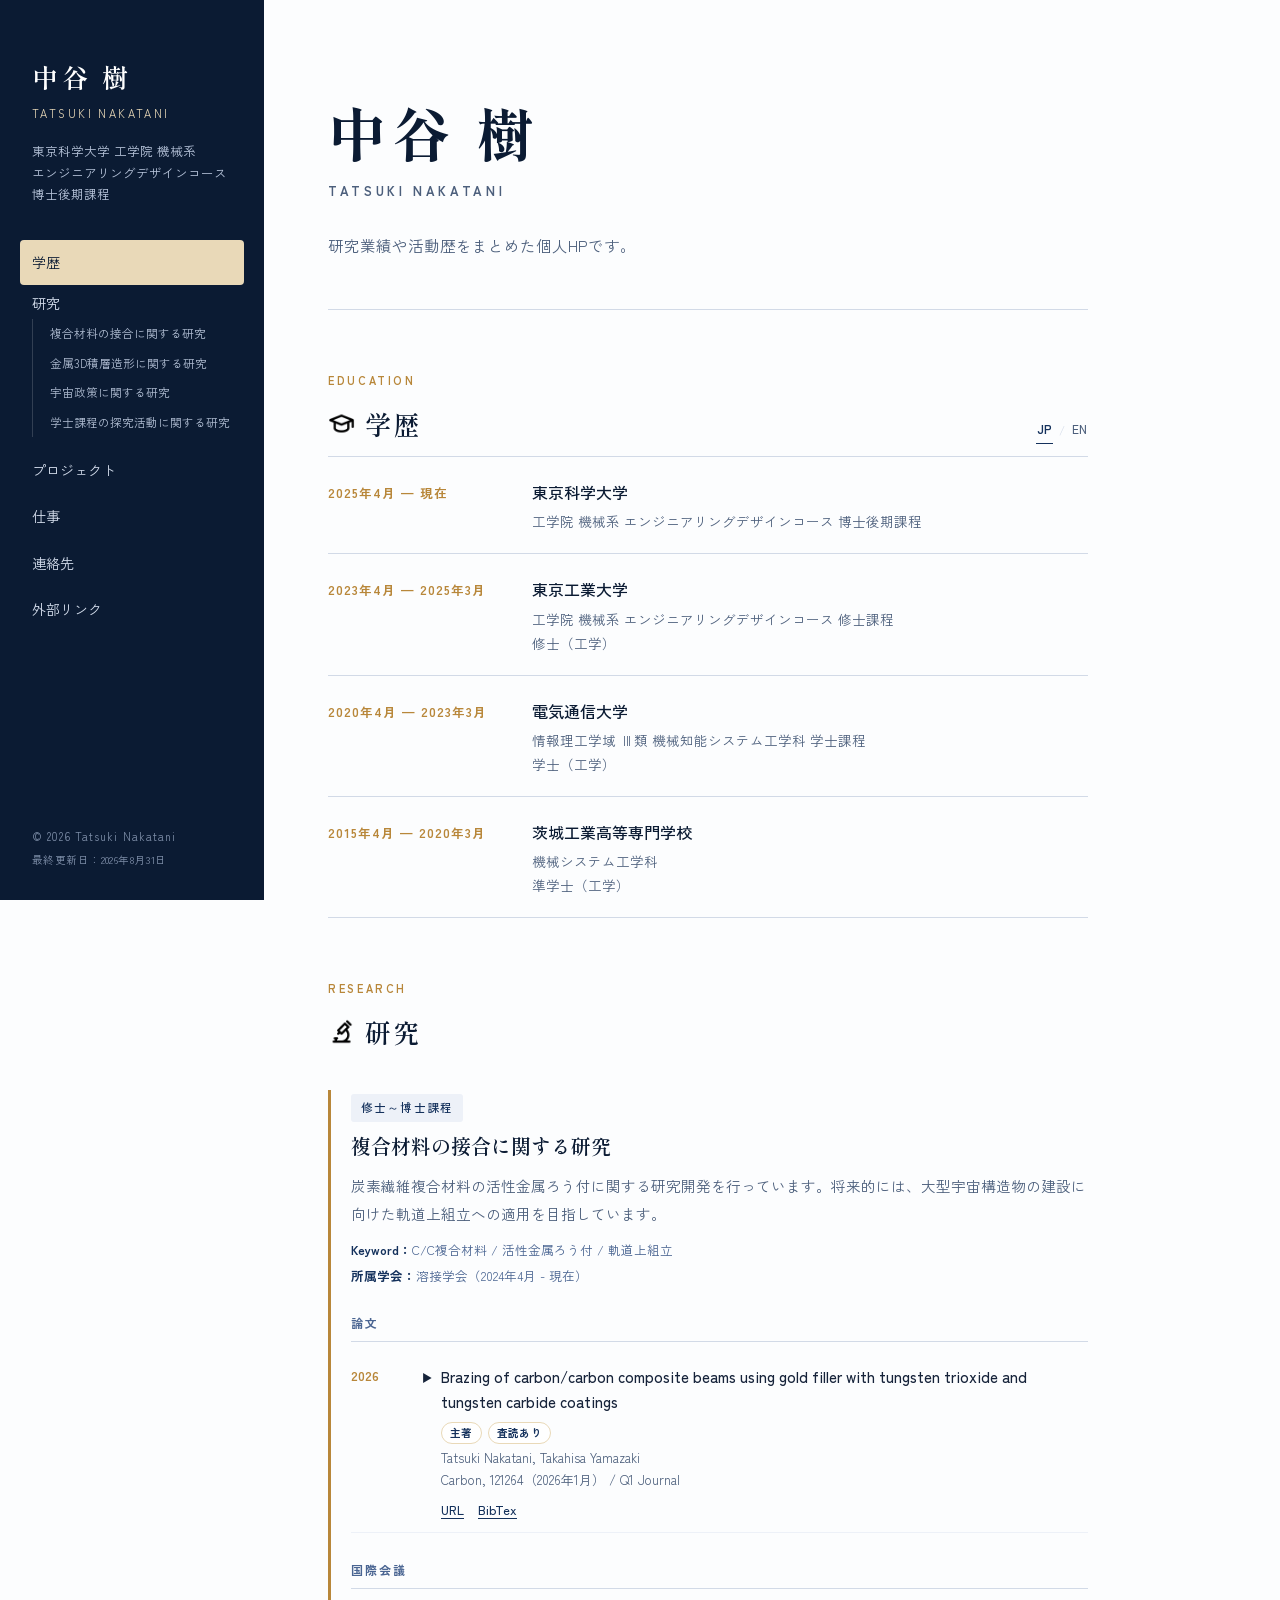
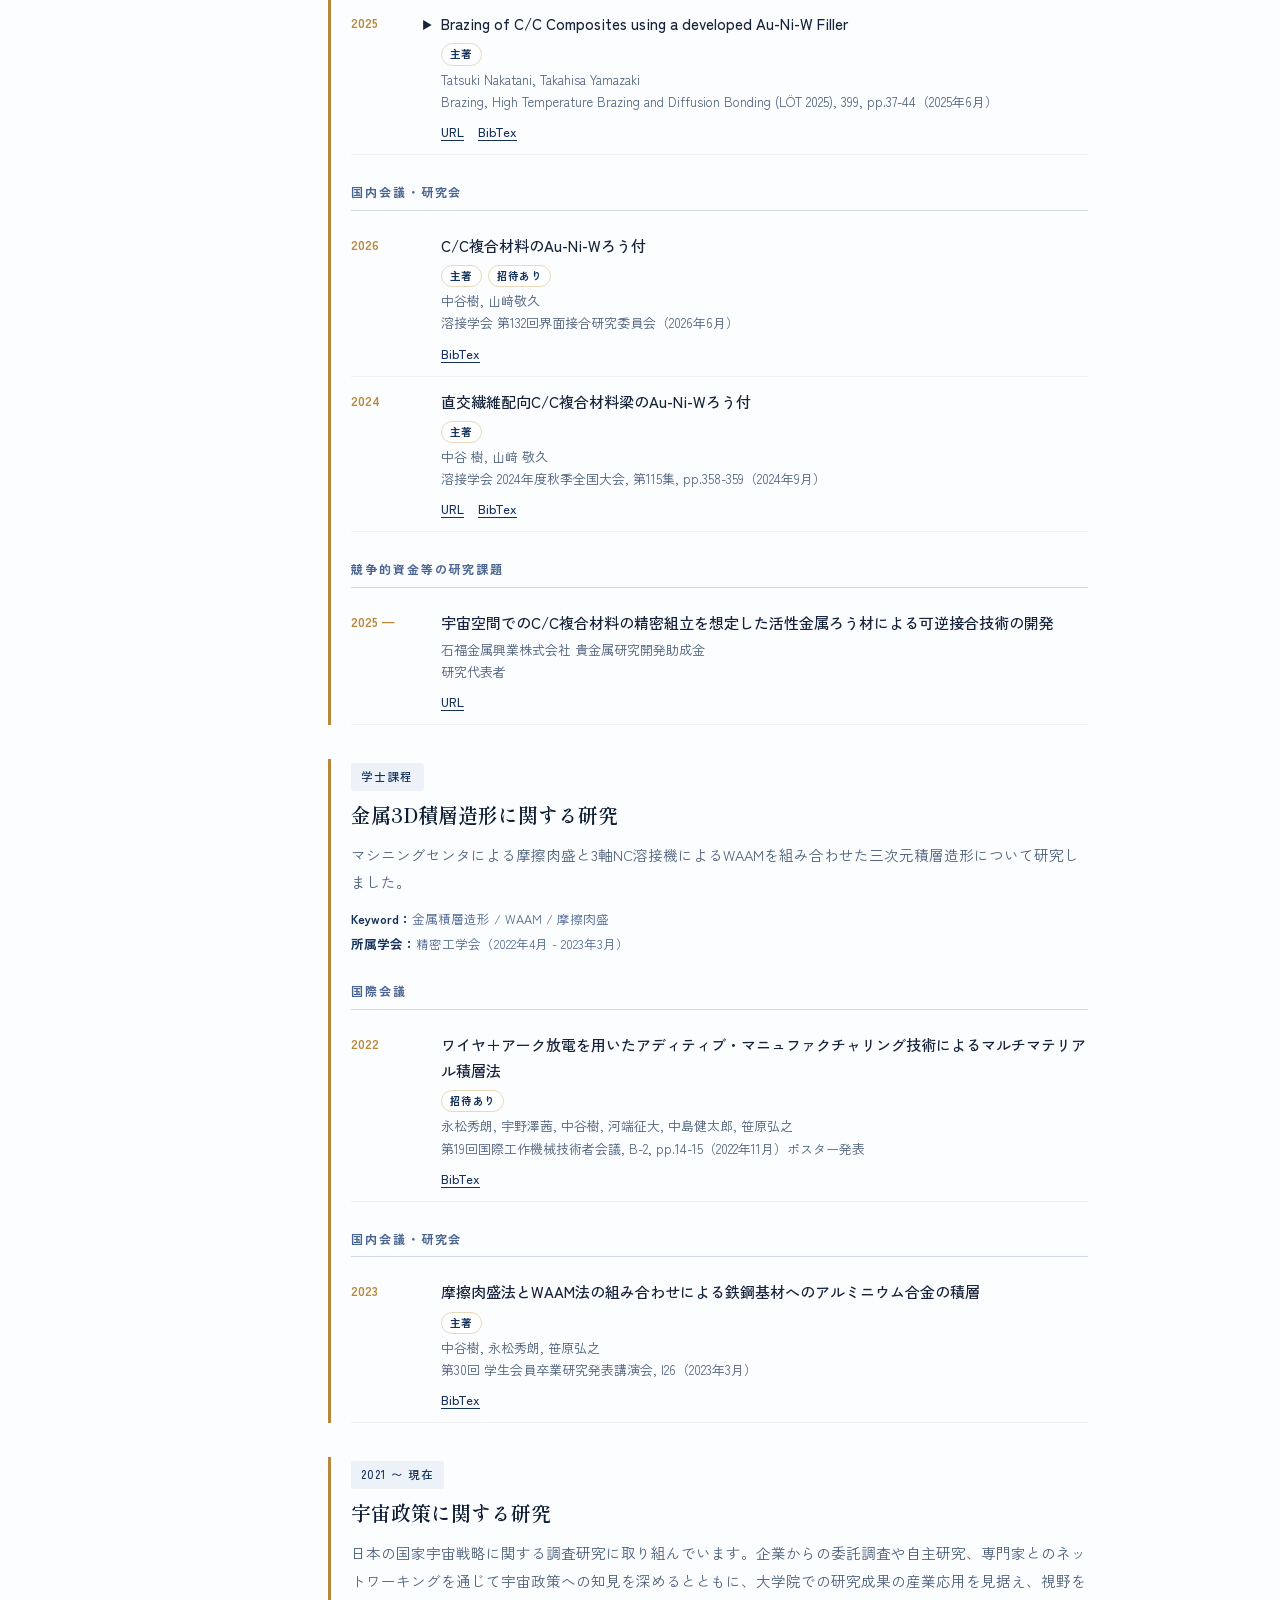
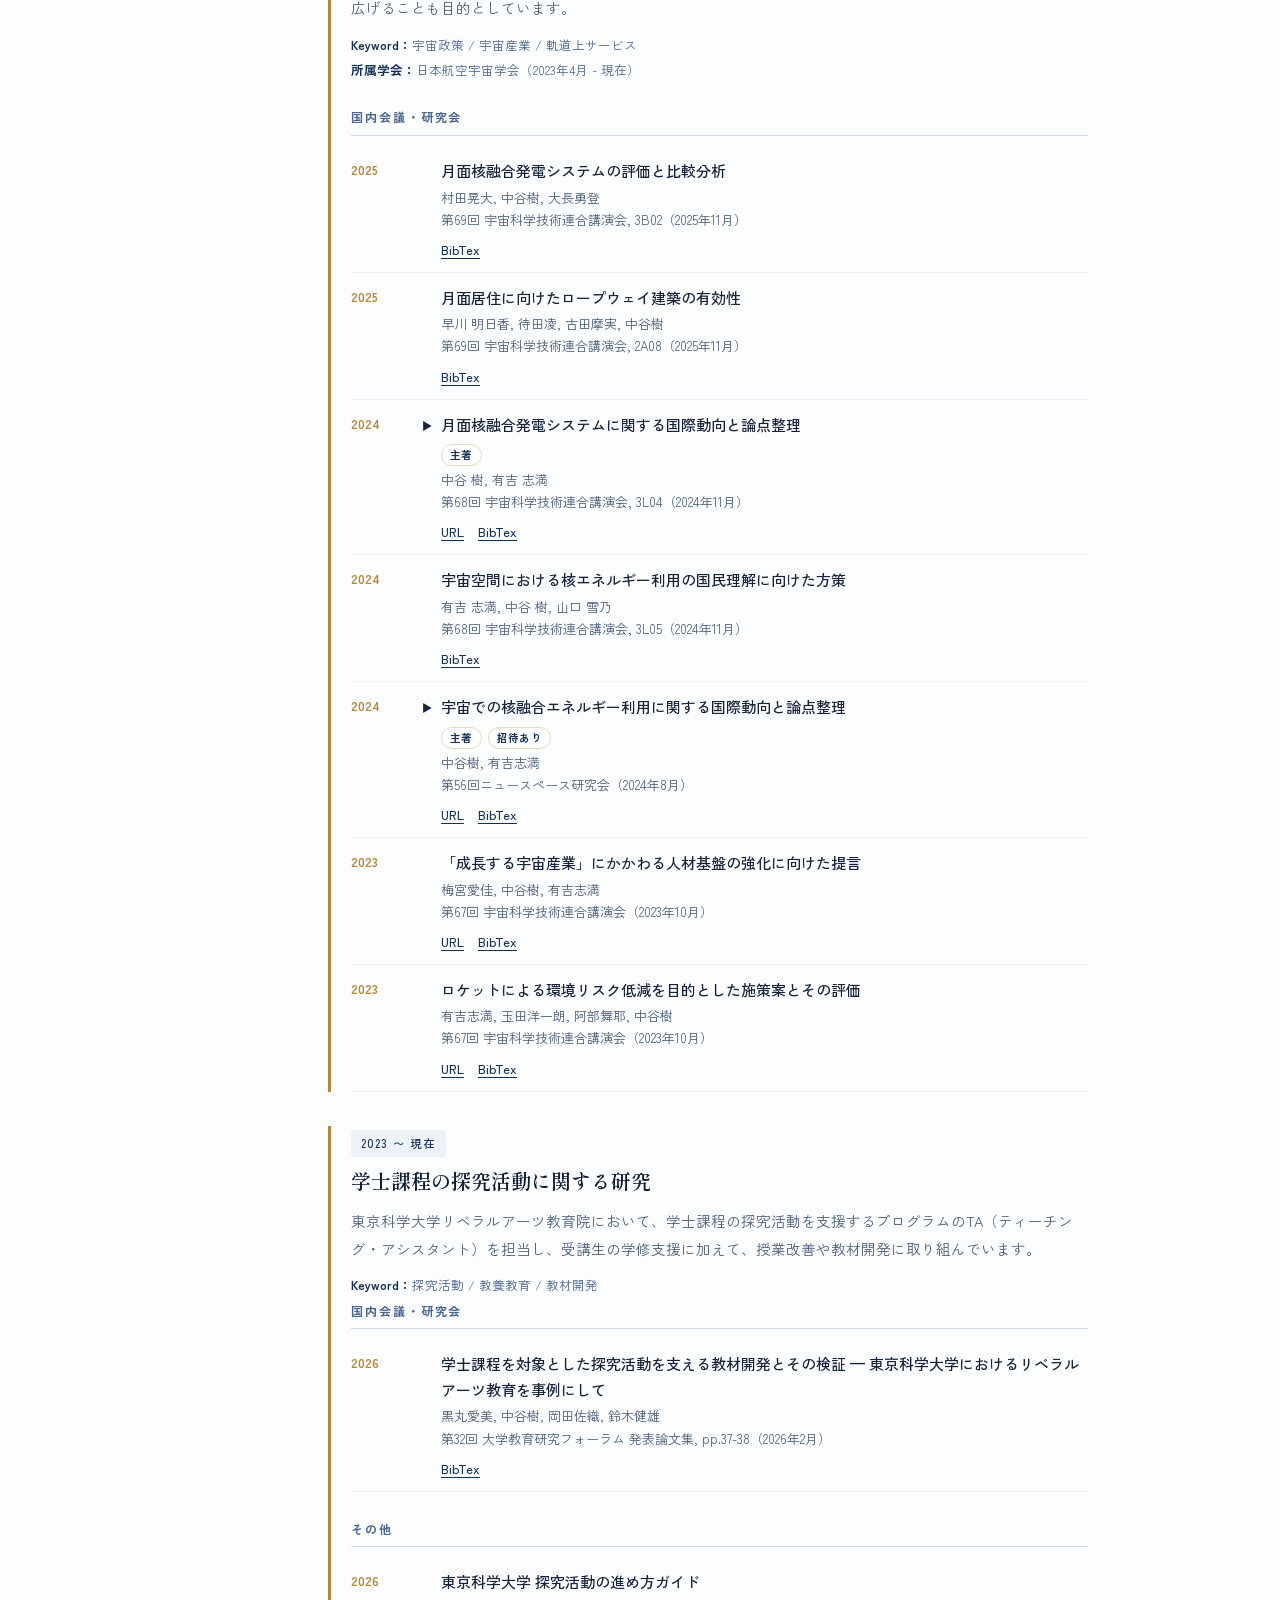
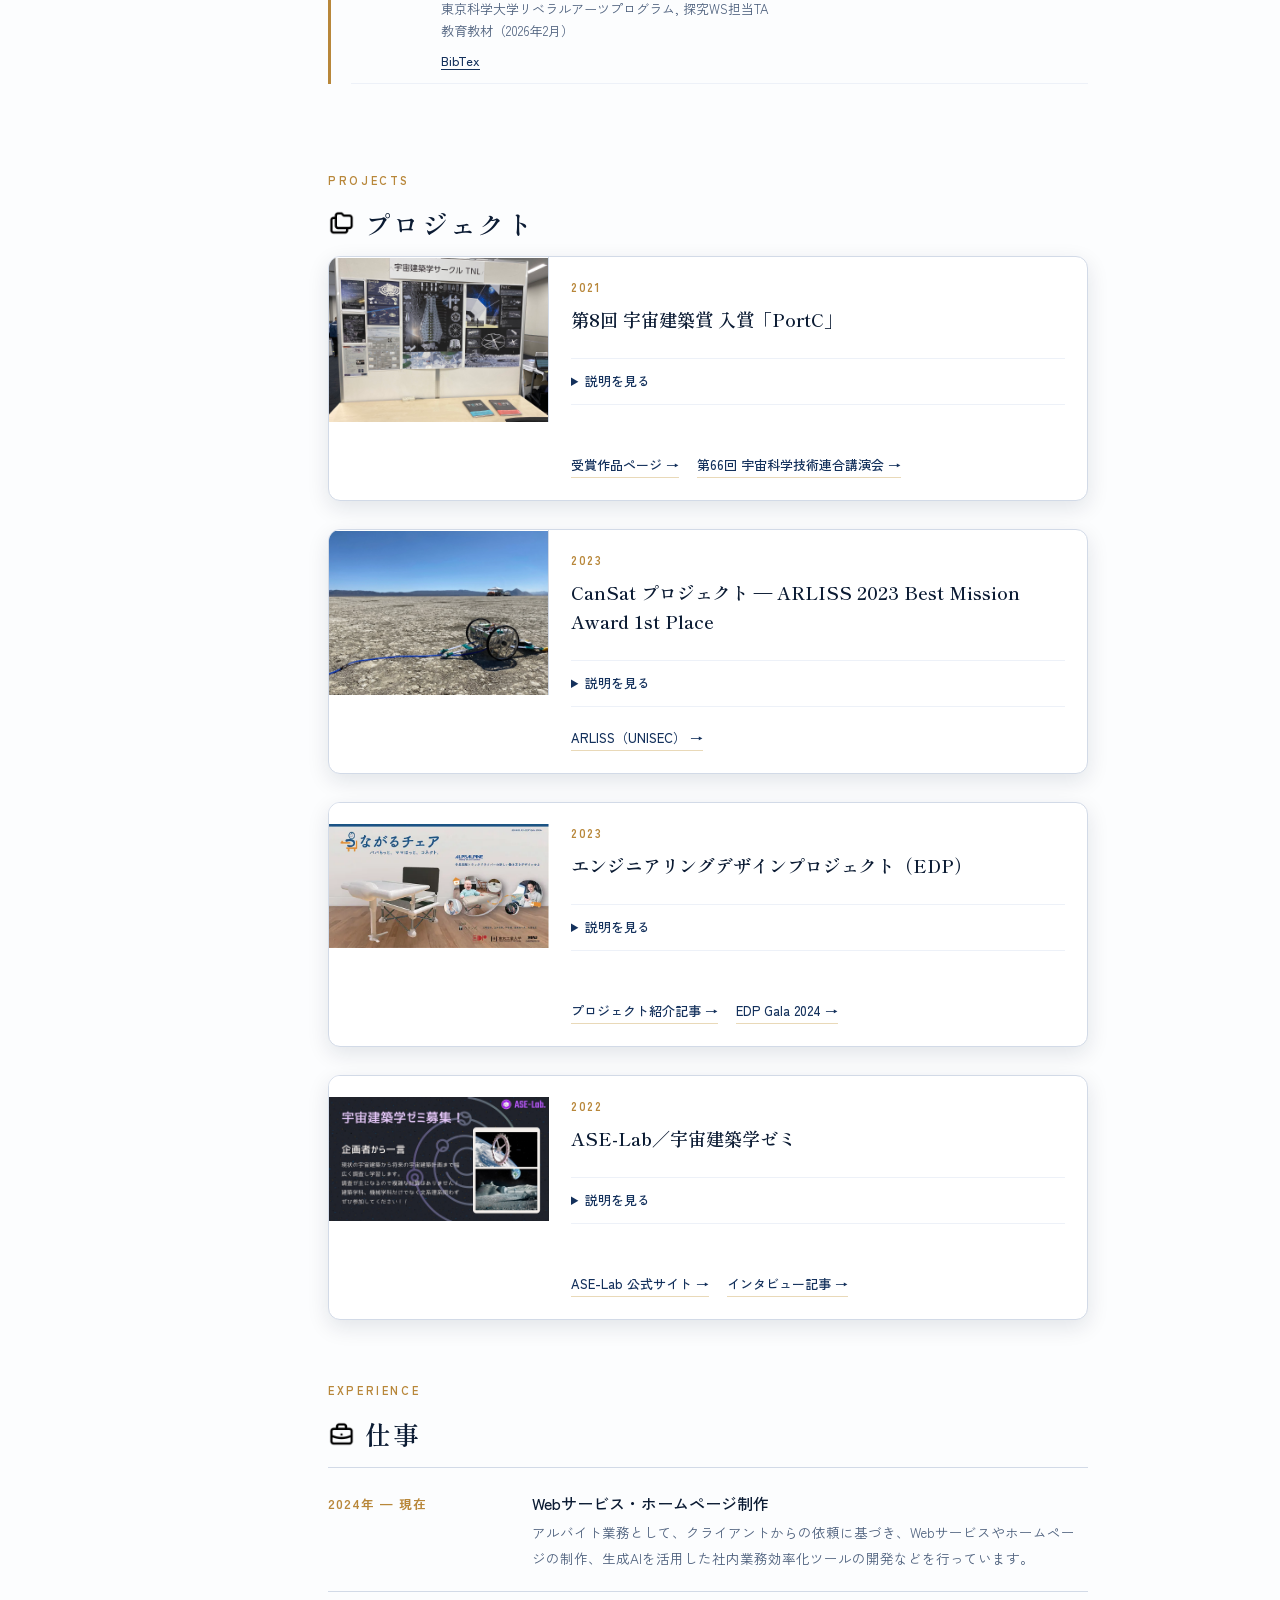
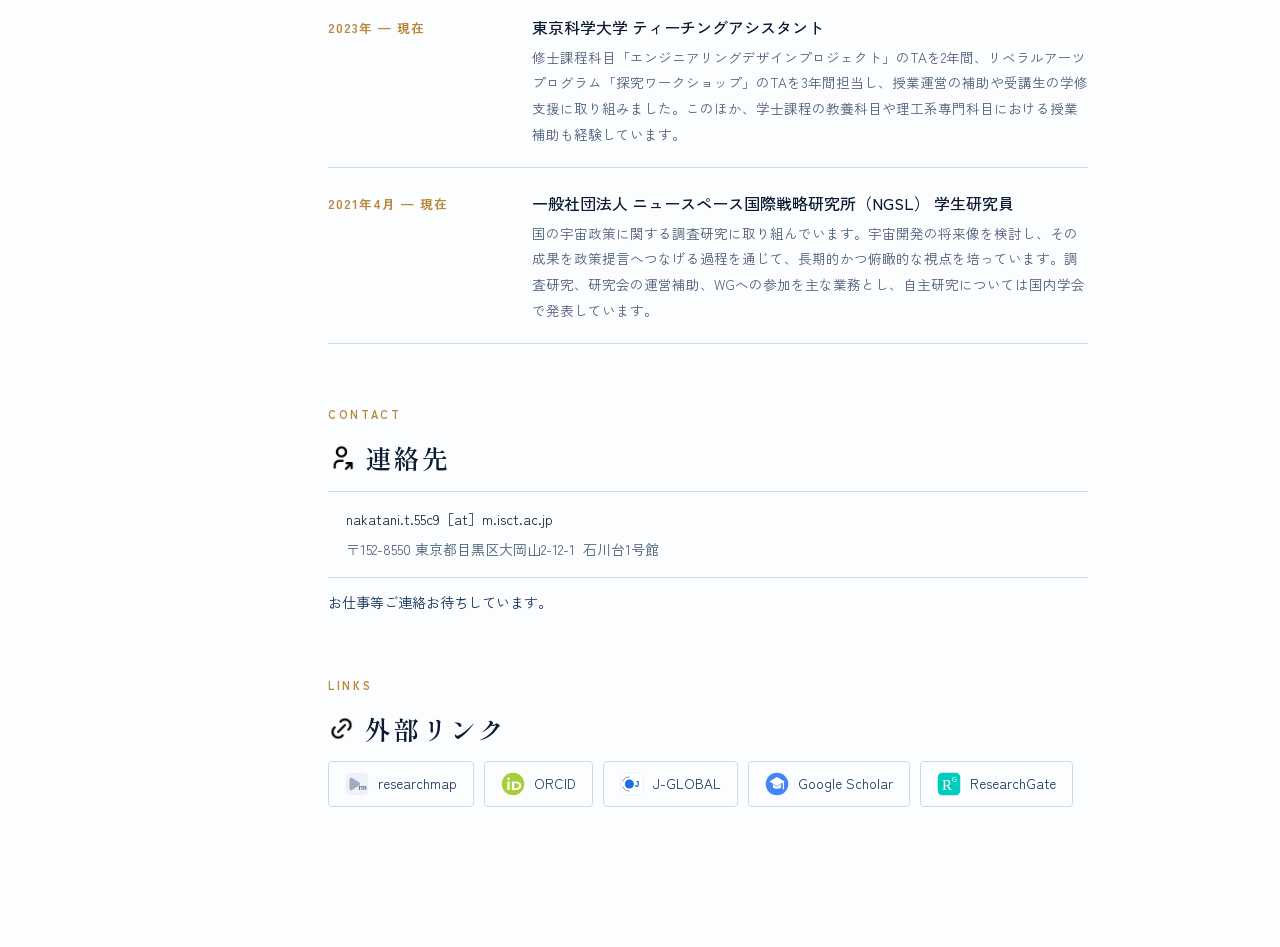
<file: index.html>
<!DOCTYPE html>
<html lang="ja">
<head>
<meta charset="UTF-8">
<meta name="viewport" content="width=device-width, initial-scale=1">
<title>中谷 樹 | 東京科学大学 博士後期課程</title>
<meta name="description" content="研究業績や活動歴をまとめた個人HPです。">

<!-- OGP / SNS共有カード -->
<meta property="og:type" content="website">
<meta property="og:site_name" content="中谷 樹 | Tatsuki Nakatani">
<meta property="og:title" content="中谷 樹｜Tatsuki Nakatani">
<meta property="og:description" content="研究業績や活動歴をまとめた個人HPです。">
<meta property="og:url" content="https://n-tatsuki.github.io/">
<meta property="og:image" content="https://n-tatsuki.github.io/images/Cansat.webp">
<meta property="og:image:secure_url" content="https://n-tatsuki.github.io/images/Cansat.webp">
<meta property="og:image:type" content="image/webp">
<meta property="og:image:width" content="2048">
<meta property="og:image:height" content="1536">
<meta property="og:image:alt" content="CanSatプロジェクトの写真">
<!-- WebP非対応クローラ向けの同一画像フォールバック -->
<meta property="og:image" content="https://n-tatsuki.github.io/images/Cansat-og.jpg">
<meta property="og:image:type" content="image/jpeg">
<meta name="twitter:card" content="summary">
<meta name="twitter:title" content="中谷 樹｜Tatsuki Nakatani">
<meta name="twitter:description" content="研究業績や活動歴をまとめた個人HPです。">
<meta name="twitter:image" content="https://n-tatsuki.github.io/images/Cansat.webp">
<meta name="twitter:image:alt" content="CanSatプロジェクトの写真">

<link rel="preconnect" href="https://fonts.googleapis.com">
<link rel="preconnect" href="https://fonts.gstatic.com" crossorigin>
<link href="https://fonts.googleapis.com/css2?family=Shippori+Mincho:wght@500;600;800&family=Zen+Kaku+Gothic+New:wght@400;500;700&display=swap" rel="stylesheet">
<link rel="stylesheet" href="style.css">
</head>

<body>
<a class="skip" href="#main">本文へスキップ</a>

<div class="shell">

  <!-- ============ 左サイドバー（スマホでは上部の帯になります） ============ -->
  <header class="rail">
    <div class="rail__id">
      <p class="rail__name" data-bind="nameJa">中谷 樹</p>
      <p class="rail__name-en" data-bind="nameEn">Tatsuki Nakatani</p>
      <p class="rail__affil" data-bind="affiliation"></p>
    </div>

    <!-- 項目は main.js が自動生成します -->
    <nav class="rail__nav" id="railNav" aria-label="ページ内ナビゲーション"></nav>

    <p class="rail__foot">&copy; <span data-bind="year"></span> Tatsuki Nakatani</p>
    <p class="rail__updated">最終更新日：2026年8月31日</p>
  </header>

  <!-- ============ 本文 ============ -->
  <main class="main" id="main">

    <!-- ---- 冒頭 ---- -->
    <section class="hero">
      <h1 class="hero__name">
        <span class="hero__ja" data-bind="nameJa">中谷 樹</span>
        <span class="hero__en" data-bind="nameEn">Tatsuki Nakatani</span>
      </h1>
      <p class="hero__lead" data-bind="lead"></p>
    </section>

    <!-- ---- 学歴 ---- -->
    <section class="sec" id="education">
      <div class="sec__heading-row">
        <h2 class="sec__title"><span class="sec__eyebrow">Education</span><span class="sec__title-line"><img class="sec__icon" src="images/icons/school.png" alt="">学歴</span></h2>
        <div class="education-lang" role="group" aria-label="学歴の表示言語">
          <button class="education-lang__btn is-active" type="button" data-education-lang="ja" aria-pressed="true">JP</button>
          <span class="education-lang__sep">/</span>
          <button class="education-lang__btn" type="button" data-education-lang="en" aria-pressed="false">EN</button>
        </div>
      </div>
      <ol class="track" id="educationList"></ol>
    </section>

    <!-- ---- 研究テーマと業績 ---- -->
    <section class="sec" id="research">
      <h2 class="sec__title"><span class="sec__eyebrow">Research</span><span class="sec__title-line"><img class="sec__icon" src="images/icons/microscope.png" alt="">研究</span></h2>
      <div id="themes"></div>
    </section>

    <!-- ---- プロジェクト ---- -->
    <section class="sec" id="projects">
      <h2 class="sec__title"><span class="sec__eyebrow">Projects</span><span class="sec__title-line"><img class="sec__icon" src="images/icons/folders.png" alt="">プロジェクト</span></h2>
      <div class="project-carousel">
        <button class="project-nav project-nav--prev" id="projectPrev" type="button" aria-label="前のプロジェクト">◀</button>
        <div class="project-viewport">
          <div class="cards" id="projectList"></div>
        </div>
        <button class="project-nav project-nav--next" id="projectNext" type="button" aria-label="次のプロジェクト">▶</button>
        <p class="project-counter" id="projectCounter" aria-live="polite"></p>
      </div>
    </section>

    <!-- ---- 職歴 ---- -->
    <section class="sec" id="experience">
      <h2 class="sec__title"><span class="sec__eyebrow">Experience</span><span class="sec__title-line"><img class="sec__icon" src="images/icons/briefcase.png" alt="">仕事</span></h2>
      <ol class="track" id="experienceList"></ol>
    </section>

    <!-- ---- 連絡先 ---- -->
    <section class="sec" id="contact">
      <h2 class="sec__title"><span class="sec__eyebrow">Contact</span><span class="sec__title-line"><img class="sec__icon" src="images/icons/user-share.png" alt="">連絡先</span></h2>
      <div class="contact__box">
        <p class="contact__mail" data-bind="contactEmail"></p>
        <p class="contact__address" data-bind="contactAddress"></p>
      </div>
      <p class="contact__note" data-bind="contactNote"></p>
    </section>

    <!-- ---- 外部リンク ---- -->
    <section class="sec" id="links">
      <h2 class="sec__title"><span class="sec__eyebrow">Links</span><span class="sec__title-line"><img class="sec__icon" src="images/icons/link.png" alt="">外部リンク</span></h2>
      <ul class="links" id="linkList"></ul>
    </section>
  </main>
</div>

<script>
/* =====================================================================
   サイトの中身はすべてこのファイルで管理します。
   HTML や CSS を触らなくても、ここを書き換えれば表示が変わります。
   文字列は "ダブルクォート" で囲み、各項目の末尾のカンマを消さないでください。

   業績データは researchmap のエクスポート（2026/08/29 時点）を反映しています。
   ===================================================================== */

window.SITE_DATA = {

  /* ------------------------------------------------------------------
     1. 基本情報
     ------------------------------------------------------------------ */
  profile: {
    nameJa: "中谷 樹",
    nameEn: "Tatsuki Nakatani",
    affiliation: "東京科学大学 工学院 機械系\nエンジニアリングデザインコース 博士後期課程",
    lead: "研究業績や活動歴をまとめた個人HPです。",
    contactEmail: "nakatani.t.55c9［at］m.isct.ac.jp",
    contactAddress: "〒152-8550 東京都目黒区大岡山2-12-1  石川台1号館",
    contactNote: "お仕事等ご連絡お待ちしています。"
  },

  /* ------------------------------------------------------------------
     2. 研究テーマ
     id は業績と紐づける識別子です。半角英数字で、変更しないでください。
     description に各テーマの説明文を書きます。
     ------------------------------------------------------------------ */
  themes: [
    {
      id: "brazing",
      period: "修士～博士課程",
      title: "複合材料の接合に関する研究",
      description: "炭素繊維複合材料の活性金属ろう付に関する研究開発を行っています。将来的には、大型宇宙構造物の建設に向けた軌道上組立への適用を目指しています。",
      keywords: ["C/C複合材料", "活性金属ろう付", "軌道上組立"],
      membership: "溶接学会（2024年4月 - 現在）"
    },
    {
      id: "metal-am",
      period: "学士課程",
      title: "金属3D積層造形に関する研究",
      description: "マシニングセンタによる摩擦肉盛と3軸NC溶接機によるWAAMを組み合わせた三次元積層造形について研究しました。",
      keywords: ["金属積層造形", "WAAM", "摩擦肉盛"],
      membership: "精密工学会（2022年4月 - 2023年3月）"
    },
    {
      id: "space-policy",
      period: "2021 〜 現在",
      title: "宇宙政策に関する研究",
      description: "日本の国家宇宙戦略に関する調査研究に取り組んでいます。企業からの委託調査や自主研究、専門家とのネットワーキングを通じて宇宙政策への知見を深めるとともに、大学院での研究成果の産業応用を見据え、視野を広げることも目的としています。",
      keywords: ["宇宙政策", "宇宙産業", "軌道上サービス"],
      membership: "日本航空宇宙学会（2023年4月 - 現在）"
    },
    {
      id: "inquiry",
      period: "2023 〜 現在",
      title: "学士課程の探究活動に関する研究",
      description: "東京科学大学リベラルアーツ教育院において、学士課程の探究活動を支援するプログラムのTA（ティーチング・アシスタント）を担当し、受講生の学修支援に加えて、授業改善や教材開発に取り組んでいます。",
      keywords: ["探究活動", "教養教育", "教材開発"]
    }
  ],

  /* ------------------------------------------------------------------
     3. 業績
     type は次のいずれかを指定します（この順で表示されます）。
       "journal" 論文 / "international" 国際会議 / "domestic" 国内会議・研究会
       "award" 受賞 / "grant" 競争的資金等の研究課題 / "misc" その他

     themes は配列です。複数テーマにまたがる業績は
     ["brazing","space-policy"] のように並べると両方に表示されます。
     ------------------------------------------------------------------ */
  publications: [

    /* ---- 複合材料の接合／金属3D積層造形 ---- */
    {
      year: 2026,
      title: "Brazing of carbon/carbon composite beams using gold filler with tungsten trioxide and tungsten carbide coatings",
      authors: "Tatsuki Nakatani, Takahisa Yamazaki",
      venue: "Carbon, 121264（2026年1月） / Q1 Journal",
      badges: ["主著", "査読あり"],
      abstract: "炭素繊維複合材料の表面をWC・WO₃で改質することで、Auろう材のぬれ性向上と過剰な浸透の抑制を実現しました。さらに、月面ドーム基地の梁材への応用を見据え、接合面に対する炭素繊維の配向角度を設定し、接合試験を行いました。",
      type: "journal",
      themes: ["brazing"],
      url: "https://doi.org/10.1016/j.carbon.2026.121264"
    },
    {
      year: 2025,
      title: "Brazing of C/C Composites using a developed Au-Ni-W Filler",
      authors: "Tatsuki Nakatani, Takahisa Yamazaki",
      venue: "Brazing, High Temperature Brazing and Diffusion Bonding (LÖT 2025), 399, pp.37-44（2025年6月）",
      badges: ["主著"],
      abstract: "炭素繊維を保護しながら繊維同士を接合することを目標に新たにAu-Ni-Wを開発しました。ドイツのアーヘンで開催された国際学会で発表を行いました。",
      type: "international",
      themes: ["brazing"],
      url: "https://doi.org/10.53192/LOET20250037"
    },
    {
      year: 2022,
      title: "ワイヤ＋アーク放電を用いたアディティブ・マニュファクチャリング技術によるマルチマテリアル積層法",
      authors: "永松秀朗, 宇野澤茜, 中谷樹, 河端征大, 中島健太郎, 笹原弘之",
      venue: "第19回国際工作機械技術者会議, B-2, pp.14-15（2022年11月）ポスター発表",
      badges: ["招待あり"],
      type: "international",
      themes: ["metal-am"],
      url: ""
    },
    {
      year: 2026,
      title: "C/C複合材料のAu-Ni-Wろう付",
      authors: "中谷樹, 山﨑敬久",
      venue: "溶接学会 第132回界面接合研究委員会（2026年6月）",
      badges: ["主著", "招待あり"],
      type: "domestic",
      themes: ["brazing"],
      url: ""
    },
    {
      year: 2024,
      title: "直交繊維配向C/C複合材料梁のAu-Ni-Wろう付",
      authors: "中谷 樹, 山﨑 敬久",
      venue: "溶接学会 2024年度秋季全国大会, 第115集, pp.358-359（2024年9月）",
      badges: ["主著"],
      type: "domestic",
      themes: ["brazing"],
      url: "https://doi.org/10.14920/jwstaikai.2024f.0_358"
    },
    {
      year: 2023,
      title: "摩擦肉盛法とWAAM法の組み合わせによる鉄鋼基材へのアルミニウム合金の積層",
      authors: "中谷樹, 永松秀朗, 笹原弘之",
      venue: "第30回 学生会員卒業研究発表講演会, I26（2023年3月）",
      badges: ["主著"],
      type: "domestic",
      themes: ["metal-am"],
      url: ""
    },
    {
      period: "2025 —",
      title: "宇宙空間でのC/C複合材料の精密組立を想定した活性金属ろう材による可逆接合技術の開発",
      program: "石福金属興業株式会社 貴金属研究開発助成金",
      role: "研究代表者",
      type: "grant",
      themes: ["brazing"],
      url: "https://www.ishifuku-kinzoku.co.jp/topics/2025/grant.html"
    },

    /* ---- 宇宙政策 ---- */
    {
      year: 2025,
      title: "月面核融合発電システムの評価と比較分析",
      authors: "村田晃大, 中谷樹, 大長勇登",
      venue: "第69回 宇宙科学技術連合講演会, 3B02（2025年11月）",
      type: "domestic",
      themes: ["space-policy"],
      url: ""
    },
    {
      year: 2025,
      title: "月面居住に向けたロープウェイ建築の有効性",
      authors: "早川 明日香, 待田凌, 古田摩実, 中谷樹",
      venue: "第69回 宇宙科学技術連合講演会, 2A08（2025年11月）",
      type: "domestic",
      themes: ["space-policy"],
      url: ""
    },
    {
      year: 2024,
      title: "月面核融合発電システムに関する国際動向と論点整理",
      authors: "中谷 樹, 有吉 志満",
      venue: "第68回 宇宙科学技術連合講演会, 3L04（2024年11月）",
      badges: ["主著"],
      abstract: "将来的に月面に核融合発電システムが設置されることを想定し、現在の国際動向をもとに技術面、法制度面など必要となる論点を明らかにしました。",
      type: "domestic",
      themes: ["space-policy"],
      url: "https://jxiv.jst.go.jp/index.php/jxiv/preprint/view/1772"
    },
    {
      year: 2024,
      title: "宇宙空間における核エネルギー利用の国民理解に向けた方策",
      authors: "有吉 志満, 中谷 樹, 山口 雪乃",
      venue: "第68回 宇宙科学技術連合講演会, 3L05（2024年11月）",
      type: "domestic",
      themes: ["space-policy"],
      url: ""
    },
    {
      year: 2023,
      title: "「成長する宇宙産業」にかかわる人材基盤の強化に向けた提言",
      authors: "梅宮愛佳, 中谷樹, 有吉志満",
      venue: "第67回 宇宙科学技術連合講演会（2023年10月）",
      type: "domestic",
      themes: ["space-policy"],
      url: "https://jglobal.jst.go.jp/detail?JGLOBAL_ID=202402262621396596"
    },
    {
      year: 2023,
      title: "ロケットによる環境リスク低減を目的とした施策案とその評価",
      authors: "有吉志満, 玉田洋一朗, 阿部舞耶, 中谷樹",
      venue: "第67回 宇宙科学技術連合講演会（2023年10月）",
      type: "domestic",
      themes: ["space-policy"],
      url: "https://jglobal.jst.go.jp/detail?JGLOBAL_ID=202402243656834586"
    },
    {
      year: 2024,
      title: "宇宙での核融合エネルギー利用に関する国際動向と論点整理",
      authors: "中谷樹, 有吉志満",
      venue: "第56回ニュースペース研究会（2024年8月）",
      badges: ["主著", "招待あり"],
      abstract: "宇宙空間での核融合エネルギー利用について考えるべく、有識者へ登壇を依頼し、ニュースペース研究会を開催しました。核融合ロケット研究者、宇宙法の研究者、核融合研究者の方々と共にディスカッションを行いました。",
      type: "domestic",
      themes: ["space-policy"],
      url: "https://ngsl.or.jp/news/meeting-56/"
    },

    /* ---- 探究活動支援 ---- */
    {
      year: 2026,
      title: "学士課程を対象とした探究活動を支える教材開発とその検証 — 東京科学大学におけるリベラルアーツ教育を事例にして",
      authors: "黒丸愛美, 中谷樹, 岡田佐織, 鈴木健雄",
      venue: "第32回 大学教育研究フォーラム 発表論文集, pp.37-38（2026年2月）",
      type: "domestic",
      themes: ["inquiry"],
      url: ""
    },
    {
      year: 2026,
      title: "東京科学大学 探究活動の進め方ガイド",
      authors: "東京科学大学リベラルアーツプログラム, 探究WS担当TA",
      venue: "教育教材（2026年2月）",
      type: "misc",
      themes: ["inquiry"],
      url: ""
    }
  ],

  /* ------------------------------------------------------------------
     4. プロジェクト
     image に画像のパス（例 "images/port-c.jpg"）を入れると写真が表示され、
     "" のままなら「画像を追加」の枠が表示されます。
     links は複数のリンクを並べられます。不要なら空の配列 [] にします。
     ------------------------------------------------------------------ */
  projects: [
    {
      year: "2021",
      title: "第8回 宇宙建築賞 入賞「PortC」",
      description:
        "宇宙建築学サークルに所属し、学生チームで宇宙建築コンペに挑戦しました。月面の景観を保全しながら、ロケットの打ち上げを象徴的に見せる宇宙港を提案し、第8回宇宙建築賞に入賞しました。本作品は第66回宇宙科学技術連合講演会（2022年11月）の企業展示にも出展し、宇宙建築学のアウトリーチ活動にも取り組みました。",
      image: "images/spaceArch.jpg",
      links: [
        { label: "受賞作品ページ", url: "https://tnlabsa.wixsite.com/tnlab/%E7%AC%AC8%E5%9B%9E-%E5%84%AA%E7%A7%80%E4%BD%9C%E5%93%81" },
        { label: "第66回 宇宙科学技術連合講演会", url: "https://branch.jsass.or.jp/ukaren66/" }
      ]
    },
    {
      year: "2023",
      title: "CanSat プロジェクト — ARLISS 2023 Best Mission Award 1st Place",
      description:
        "授業の一環として小型模擬衛星CanSatの技術実証に取り組み、その後、チームで自主的に国際大会ARLISS（米国ネバダ州）へ出場しました。月面クレータ内での水資源輸送を想定し、パイプラインを自動敷設するシステムを開発・実証し、Best Mission Award 1st Placeを受賞しました。複数の設計要件を整理し、設計から加工までをチーム内で完結させる過程を通じて、技術開発とプロジェクトマネジメントの両面を実践的に学びました。",
      image: "images/Cansat.webp",
      links: [
        { label: "ARLISS（UNISEC）", url: "https://unisec.jp/archives/10330" }
      ]
    },
    {
      year: "2023",
      title: "エンジニアリングデザインプロジェクト（EDP）",
      description:
        "エンジニアリングデザインコースのPBL型授業において、パートナー企業から提示された社会課題の解決を目指し、デザイン思考に基づくプロダクト開発に取り組みました。ユーザーへの共感から潜在的なニーズを捉え、工学的な専門知識を社会実装へつなげるプロセスを実践しました。成果は一般向けの最終発表会で公開しました。",
      image: "images/EDP.webp",
      links: [
        { label: "プロジェクト紹介記事", url: "https://medium.com/titech-eng-and-design/2023%E5%B9%B4%E5%BA%A6edp-%E3%81%A4%E3%81%AA%E3%81%8C%E3%82%8B%E3%83%81%E3%82%A7%E3%82%A2-team-7-%E3%82%AB%E3%83%AA%E3%83%B3%E3%83%90-c5eef5f510cc" },
        { label: "EDP Gala 2024", url: "https://edpgala-2024.peatix.com/view" }
      ]
    },
    {
      year: "2022",
      title: "ASE-Lab／宇宙建築学ゼミ",
      description:
        "大学院での研究に関連する知識を深めるとともに、宇宙建築分野の裾野を広げることを目的として、オンラインで「宇宙建築学ゼミ」を主宰しました。全国から集まった学生とともに、宇宙用材料や接合法などの材料工学から月面都市の形成構想まで幅広いテーマを扱い、約半年間にわたり継続的にゼミを運営しました。",
      image: "images/researchimage.jpg",
      links: [
        { label: "ASE-Lab 公式サイト", url: "https://www.ase-lab.space/?no-ovl=t" },
        { label: "インタビュー記事", url: "https://note.com/ase_lab_/n/nc02d63dab0a2" }
      ]
    }
  ],

  /* ------------------------------------------------------------------
     5. 学歴（新しい順）
     ------------------------------------------------------------------ */
  education: [
    {
      period: "2025年4月 — 現在",
      periodEn: "Apr. 2025 — Present",
      institution: "東京科学大学",
      institutionEn: "Institute of Science Tokyo",
      program: "工学院 機械系 エンジニアリングデザインコース 博士後期課程",
      programEn: "School of Engineering, Department of Mechanical Engineering, Graduate Major in Engineering Sciences and Design, Doctoral Program",
      degree: "",
      degreeEn: ""
    },
    {
      period: "2023年4月 — 2025年3月",
      periodEn: "Apr. 2023 — Mar. 2025",
      institution: "東京工業大学",
      institutionEn: "Tokyo Institute of Technology",
      program: "工学院 機械系 エンジニアリングデザインコース 修士課程",
      programEn: "School of Engineering, Department of Mechanical Engineering, Graduate Major in Engineering Sciences and Design, Master’s Program",
      degree: "修士（工学）",
      degreeEn: "Master of Engineering"
    },
    {
      period: "2020年4月 — 2023年3月",
      periodEn: "Apr. 2020 — Mar. 2023",
      institution: "電気通信大学",
      institutionEn: "The University of Electro-Communications",
      program: "情報理工学域 Ⅲ類 機械知能システム工学科 学士課程",
      programEn: "School of Informatics and Engineering, Cluster III (Fundamental Science and Engineering), Mechanical Systems Program",
      degree: "学士（工学）",
      degreeEn: "Bachelor of Engineering"
    },
    {
      period: "2015年4月 — 2020年3月",
      periodEn: "Apr. 2015 — Mar. 2020",
      institution: "茨城工業高等専門学校",
      institutionEn: "National Institute of Technology (KOSEN), Ibaraki College",
      program: "機械システム工学科",
      programEn: "Department of Mechanical Systems Engineering",
      degree: "準学士（工学）",
      degreeEn: "Associate Degree in Engineering"
    }
  ],

  /* ------------------------------------------------------------------
     6. 職歴（新しい順）
     ------------------------------------------------------------------ */
  experience: [
    {
      period: "2024年 — 現在",
      title: "Webサービス・ホームページ制作",
      description: "アルバイト業務として、クライアントからの依頼に基づき、Webサービスやホームページの制作、生成AIを活用した社内業務効率化ツールの開発などを行っています。"
    },
    {
      period: "2023年 — 現在",
      title: "東京科学大学 ティーチングアシスタント",
      description: "修士課程科目「エンジニアリングデザインプロジェクト」のTAを2年間、リベラルアーツプログラム「探究ワークショップ」のTAを3年間担当し、授業運営の補助や受講生の学修支援に取り組みました。このほか、学士課程の教養科目や理工系専門科目における授業補助も経験しています。"
    },
    {
      period: "2021年4月 — 現在",
      title: "一般社団法人 ニュースペース国際戦略研究所（NGSL） 学生研究員",
      description: "国の宇宙政策に関する調査研究に取り組んでいます。宇宙開発の将来像を検討し、その成果を政策提言へつなげる過程を通じて、長期的かつ俯瞰的な視点を培っています。調査研究、研究会の運営補助、WGへの参加を主な業務とし、自主研究については国内学会で発表しています。"
    }
  ],

  /* ------------------------------------------------------------------
     7. 外部リンク
     ------------------------------------------------------------------ */
  links: [
    { label: "researchmap", icon: "images/icons/researchmap.svg", url: "https://researchmap.jp/Tatsuki_Nakatani" },
    { label: "ORCID", icon: "images/icons/orcid.svg", url: "https://orcid.org/0009-0008-1385-2778" },
    { label: "J-GLOBAL", icon: "images/icons/jglobal.svg", url: "https://jglobal.jst.go.jp/detail?JGLOBAL_ID=202601013543771460" },
    { label: "Google Scholar", icon: "images/icons/google-scholar.svg", url: "https://scholar.google.com/citations?user=5hCRTDAAAAAJ&hl=en" },
    { label: "ResearchGate", icon: "images/icons/researchgate.svg", url: "https://www.researchgate.net/profile/Tatsuki-Nakatani?ev=hdr_xprf" }
  ]
};

</script>
<script>
/* =====================================================================
   data.js の内容を読み取ってページを組み立てます。
   通常はこのファイルを編集する必要はありません。
   ===================================================================== */
(function () {
  "use strict";

  var D = window.SITE_DATA || {};
  var P = D.profile || {};

  /* ナビゲーションと目次はこの一覧から生成されます */
  var SECTIONS = [
    { id: "education",  ja: "学歴",         en: "Education" },
    {
      id: "research", ja: "研究", en: "Research",
      children: [
        { id: "theme-brazing", ja: "複合材料の接合に関する研究" },
        { id: "theme-metal-am", ja: "金属3D積層造形に関する研究" },
        { id: "theme-space-policy", ja: "宇宙政策に関する研究" },
        { id: "theme-inquiry", ja: "学士課程の探究活動に関する研究" }
      ]
    },
    { id: "projects",   ja: "プロジェクト",  en: "Projects" },
    { id: "experience", ja: "仕事",         en: "Experience" },
    { id: "contact",    ja: "連絡先",        en: "Contact" },
    { id: "links",      ja: "外部リンク",    en: "Links" }
  ];

  /* 業績種別の表示名と並び順 */
  var TYPE_ORDER = ["journal", "international", "domestic", "award", "grant", "misc"];
  var TYPE_LABEL = {
    journal: "論文",
    international: "国際会議",
    domestic: "国内会議・研究会",
    award: "受賞",
    grant: "競争的資金等の研究課題",
    misc: "その他"
  };

  function esc(s) {
    return String(s == null ? "" : s)
      .replace(/&/g, "&amp;").replace(/</g, "&lt;")
      .replace(/>/g, "&gt;").replace(/"/g, "&quot;");
  }
  function byId(id) { return document.getElementById(id); }

  /* ---------- 基本情報の差し込み ---------- */
  function fillBindings() {
    var map = {
      nameJa: P.nameJa,
      nameEn: P.nameEn,
      affiliation: P.affiliation,
      lead: P.lead,
      contactEmail: P.contactEmail,
      contactAddress: P.contactAddress,
      contactNote: P.contactNote,
      year: new Date().getFullYear()
    };
    Object.keys(map).forEach(function (key) {
      if (map[key] == null) return;
      document.querySelectorAll('[data-bind="' + key + '"]').forEach(function (el) {
        el.textContent = String(map[key]);
      });
    });
  }

  /* ---------- サイドバーのナビゲーション ---------- */
  function renderNav() {
    var nav = byId("railNav");
    if (!nav) return;
    nav.innerHTML = SECTIONS.map(function (s) {
      var mainLink = '<a class="rail__nav-main" href="#' + s.id + '">' + esc(s.ja) + "</a>";
      if (!Array.isArray(s.children) || s.children.length === 0) return mainLink;
      var children = s.children.map(function (c) {
        return '<a class="rail__nav-sub" href="#' + c.id + '">' + esc(c.ja) + "</a>";
      }).join("");
      return '<div class="rail__nav-group">' + mainLink +
        '<div class="rail__subnav">' + children + "</div></div>";
    }).join("");
  }

  /* ---------- 業績1件分 ---------- */
  var pubCounter = 0;

  function citationText(p) {
    /* 引用文には掲載誌の評価（Q1 Journal など）を含めない */
    var venue = String(p.venue || p.program || "")
      .replace(/\s*\/\s*(Impact Factor|Q\d\s*Journal).*$/i, "")
      .trim();

    /* 掲載情報の末尾にある出版年月を分離する */
    var dateMatch = venue.match(/（(\d{4})年(\d{1,2})月）/);
    var year = dateMatch ? dateMatch[1] : String(p.year || "");
    var month = dateMatch ? String(Number(dateMatch[2])) : "";
    venue = venue.replace(/（\d{4}年\d{1,2}月）/g, "").trim();

    /* 日本語業績は「2024年9月」、英語業績は「2026.1」の形式 */
    var isJapanese = /[\u3040-\u30ff\u3400-\u9fff]/.test(String(p.title || ""));
    var published = "";
    if (year) {
      if (isJapanese) published = year + "年" + (month ? month + "月" : "");
      else published = year + (month ? "." + month : "");
    }

    var parts = [p.authors, p.title, venue, published].filter(Boolean);
    return parts.join("，");
  }

  function pubItem(p) {
    var lines = [p.authors, p.venue, p.program, p.role, p.number]
      .filter(Boolean).map(esc).join("<br>");
    var badges = Array.isArray(p.badges) && p.badges.length
      ? '<div class="pub__badges">' + p.badges.map(function (b) {
          return '<span class="pub__badge">' + esc(b) + '</span>';
        }).join("") + '</div>'
      : "";
    var titleBlock = p.abstract
      ? '<details class="pub__details"><summary class="pub__title pub__summary">' + esc(p.title) + '</summary>' +
        '<div class="pub__abstract"><span class="pub__abstract-label">' + (/[^\x00-\x7F]/.test(String(p.abstract)) ? '概要' : 'Abstract') + '</span><p>' + esc(p.abstract) + '</p></div></details>'
      : '<p class="pub__title">' + esc(p.title) + '</p>';

    var citeId = "pub-citation-" + (++pubCounter);
    var actions = '<div class="pub__actions">' +
      (p.url ? '<a class="pub__action-link" href="' + esc(p.url) + '" target="_blank" rel="noopener">URL</a>' : '') +
      (p.authors ? '<button class="pub__action-link pub__bib-toggle" type="button" aria-expanded="false" aria-controls="' + citeId + '">BibTex</button>' : '') +
      '</div>';
    var citePanel = p.authors
      ? '<div class="pub__cite-panel" id="' + citeId + '" hidden>' +
          '<div class="pub__cite-head"><span>論文情報</span><button class="pub__copy" type="button" data-copy-target="' + citeId + '-text">Copy</button></div>' +
          '<code class="pub__cite-text" id="' + citeId + '-text">' + esc(citationText(p)) + '</code>' +
        '</div>'
      : '';

    return '<li class="pub">' +
      '<span class="pub__year">' + esc(p.period || p.year) + "</span>" +
      "<div>" +
        titleBlock +
        badges +
        (lines ? '<p class="pub__meta">' + lines + "</p>" : "") +
        actions + citePanel +
      "</div></li>";
  }

  /* 新しい順に並べる。period が "2025 — 2026" の場合は先頭の数字を使う */
  function sortKey(p) {
    if (p.year) return Number(p.year) || 0;
    var m = String(p.period || "").match(/\d{4}/g);
    return m ? Number(m[m.length - 1]) : 0;
  }

  /* ---------- 研究テーマと業績 ---------- */
  function renderPublicationGroups(items) {
    if (!items || items.length === 0) return "";
    return TYPE_ORDER.map(function (type) {
      var group = items
        .filter(function (p) { return p.type === type; })
        .sort(function (a, b) { return sortKey(b) - sortKey(a); });
      if (group.length === 0) return "";
      return '<div class="pubgroup">' +
        '<h5 class="pubgroup__label">' + TYPE_LABEL[type] + "</h5>" +
        '<ul class="publist">' + group.map(pubItem).join("") + "</ul></div>";
    }).join("");
  }

  function renderThemes() {
    var box = byId("themes");
    if (!box) return;
    var all = Array.isArray(D.publications) ? D.publications : [];

    box.innerHTML = (D.themes || []).map(function (t) {
      var mine = all.filter(function (p) {
        return Array.isArray(p.themes) && p.themes.indexOf(t.id) !== -1;
      });
      var body = renderPublicationGroups(mine);
      var keywords = Array.isArray(t.keywords) && t.keywords.length
        ? '<p class="theme__keywords"><span>Keyword：</span>' + t.keywords.map(esc).join(' / ') + '</p>'
        : '';
      var membership = t.membership
        ? '<p class="theme__membership"><span>所属学会：</span>' + esc(t.membership) + '</p>'
        : '';

      return '<details class="theme" id="theme-' + esc(t.id) + '">' +
        '<summary class="theme__summary">' +
          (t.period ? '<span class="theme__period">' + esc(t.period) + '</span>' : '') +
          '<span class="theme__title">' + esc(t.title) + '</span>' +
        '</summary>' +
        '<div class="theme__content">' +
          (t.description ? '<p class="theme__desc">' + esc(t.description) + '</p>' : '') +
          keywords + membership + body +
        '</div>' +
      '</details>';
    }).join("");
  }

  /* ---------- プロジェクト ---------- */
  function renderProjects() {
    var box = byId("projectList");
    if (!box) return;

    box.innerHTML = (D.projects || []).map(function (pr) {
      var figure = pr.image
        ? '<img src="' + esc(pr.image) + '" alt="' + esc(pr.title) + 'の写真" loading="lazy">'
        : '<div class="card__ph">画像を追加</div>';
      var list = Array.isArray(pr.links) ? pr.links.slice() : [];
      if (pr.link) list.push({ label: pr.linkLabel || "詳細を見る", url: pr.link });
      var link = list.filter(function (l) { return l.url; }).map(function (l) {
        return '<a class="card__link" href="' + esc(l.url) + '" target="_blank" rel="noopener">' +
          esc(l.label) + " &rarr;</a>";
      }).join("");
      if (link) link = '<div class="card__links">' + link + "</div>";
      var cardExtraClass = (/エンジニアリングデザインプロジェクト/.test(pr.title) || /ASE-Lab/.test(pr.title))
        ? " card--no-image-rule" : "";
      return '<article class="card' + cardExtraClass + '">' +
        '<figure class="card__figure">' + figure + "</figure>" +
        '<div class="card__body">' +
          '<div class="card__meta"><span class="card__year">' + esc(pr.year) + "</span></div>" +
          '<h3 class="card__title">' + esc(pr.title) + "</h3>" +
          '<details class="card__details">' +
            '<summary>説明を見る</summary>' +
            '<p class="card__desc">' + esc(pr.description) + "</p>" +
          "</details>" +
          link +
        "</div></article>";
    }).join("");
  }

  /* ---------- 学歴・職歴（同じ形式で表示します） ---------- */
  function renderTrack(elementId, items) {
    var box = byId(elementId);
    if (!box) return;
    box.innerHTML = (items || []).map(function (it) {
      if (it.institution) {
        return '<li class="job education-item">' +
          '<span class="job__period education-lang-text education-lang-text--ja">' + esc(it.period) + "</span>" +
          '<span class="job__period education-lang-text education-lang-text--en">' + esc(it.periodEn || it.period) + "</span>" +
          '<div class="education-item__body">' +
            '<div class="education-lang-text education-lang-text--ja">' +
              '<p class="job__role education-item__institution">' + esc(it.institution) + "</p>" +
              (it.program ? '<p class="education-item__program">' + esc(it.program) + "</p>" : "") +
              (it.degree ? '<p class="education-item__degree">' + esc(it.degree) + "</p>" : "") +
            '</div>' +
            '<div class="education-lang-text education-lang-text--en">' +
              '<p class="job__role education-item__institution">' + esc(it.institutionEn || it.institution) + "</p>" +
              (it.programEn ? '<p class="education-item__program">' + esc(it.programEn) + "</p>" : "") +
              (it.degreeEn ? '<p class="education-item__degree">' + esc(it.degreeEn) + "</p>" : "") +
            '</div>' +
          '</div></li>';
      }
      return '<li class="job">' +
        '<span class="job__period">' + esc(it.period) + "</span>" +
        '<p class="job__role">' + esc(it.title) + "</p>" +
        (it.description ? '<p class="job__desc">' + esc(it.description) + "</p>" : "") +
      "</li>";
    }).join("");
  }

  /* ---------- リンク ---------- */
  function renderLinks() {
    var box = byId("linkList");
    if (!box) return;
    box.innerHTML = (D.links || [])
      .filter(function (l) { return l.url; })
      .map(function (l) {
        var icon = l.icon ? '<img class="link__icon" src="' + esc(l.icon) + '" alt="" aria-hidden="true">' : '';
        return '<li><a href="' + esc(l.url) + '" target="_blank" rel="noopener">' +
          icon + '<span>' + esc(l.label) + "</span></a></li>";
      }).join("");
  }

  /* ---------- 学歴 JP / EN 切り替え ---------- */
  function initEducationLanguage() {
    var section = byId("education");
    if (!section) return;
    var buttons = Array.prototype.slice.call(section.querySelectorAll("[data-education-lang]"));
    buttons.forEach(function (btn) {
      btn.addEventListener("click", function () {
        var lang = btn.getAttribute("data-education-lang") === "en" ? "en" : "ja";
        section.classList.toggle("is-en", lang === "en");
        buttons.forEach(function (b) {
          var active = b.getAttribute("data-education-lang") === lang;
          b.classList.toggle("is-active", active);
          b.setAttribute("aria-pressed", active ? "true" : "false");
        });
      });
    });
  }

  /* ---------- プロジェクトの独立伸縮 ---------- */
  function initProjectDetails() {
    document.querySelectorAll(".card__details").forEach(function (d) {
      d.addEventListener("toggle", function () {
        var card = d.closest(".card");
        if (card) card.classList.toggle("is-expanded", d.open);
        /* SPでは開く前の矢印位置を維持。閉じた時だけ中央位置を再計算する */
        if (!d.open && typeof window.updateProjectNavAnchor === "function") {
          requestAnimationFrame(function () { window.updateProjectNavAnchor(); });
        }
      });
    });
  }

  /* ---------- SP版プロジェクトカルーセル ---------- */
  function initProjectCarousel() {
    var carousel = document.querySelector(".project-carousel");
    var viewport = carousel && carousel.querySelector(".project-viewport");
    var box = byId("projectList");
    var prev = byId("projectPrev");
    var next = byId("projectNext");
    var counter = byId("projectCounter");
    if (!carousel || !viewport || !box || !prev || !next) return;
    var cards = Array.prototype.slice.call(box.querySelectorAll(".card"));
    if (!cards.length) return;
    var index = 0;
    var resizeTimer = null;

    function isSP() {
      return window.matchMedia("(max-width: 767px)").matches;
    }

    function closeInactiveDetails() {
      cards.forEach(function (card, n) {
        if (n === index) return;
        var d = card.querySelector(".card__details");
        if (d) d.open = false;
      });
    }

    function setCardStates() {
      cards.forEach(function (card, n) {
        card.classList.toggle("is-carousel-active", n === index);
        card.classList.toggle("is-carousel-neighbor", Math.abs(n - index) === 1);
        card.setAttribute("aria-hidden", isSP() && n !== index ? "true" : "false");
      });
    }

    function slideToActive(animate) {
      if (!isSP()) {
        box.style.removeProperty("transform");
        box.classList.remove("is-no-transition");
        cards.forEach(function (card) {
          card.classList.remove("is-carousel-active", "is-carousel-neighbor");
          card.removeAttribute("aria-hidden");
          card.style.removeProperty("min-height");
        });
        return;
      }
      var card = cards[index];
      if (!card) return;
      if (!animate) box.classList.add("is-no-transition");
      else box.classList.remove("is-no-transition");
      var target = card.offsetLeft + card.offsetWidth / 2 - viewport.clientWidth / 2;
      box.style.transform = "translate3d(" + (-target) + "px,0,0)";
      if (!animate) requestAnimationFrame(function () { box.classList.remove("is-no-transition"); });
    }

    function measureCollapsedCardHeight() {
      if (!isSP()) {
        carousel.style.removeProperty("--project-card-min-height");
        return;
      }
      var openStates = cards.map(function (card) {
        var d = card.querySelector(".card__details");
        return !!(d && d.open);
      });
      cards.forEach(function (card) {
        var d = card.querySelector(".card__details");
        if (d) d.open = false;
      });
      carousel.style.removeProperty("--project-card-min-height");
      requestAnimationFrame(function () {
        var max = 0;
        cards.forEach(function (card) {
          max = Math.max(max, card.getBoundingClientRect().height);
        });
        if (max) carousel.style.setProperty("--project-card-min-height", Math.ceil(max) + "px");
        cards.forEach(function (card, n) {
          var d = card.querySelector(".card__details");
          if (d && openStates[n] && n === index) d.open = true;
        });
        slideToActive(false);
      });
    }

    function show(i, animate) {
      index = Math.max(0, Math.min(cards.length - 1, i));
      closeInactiveDetails();
      setCardStates();
      prev.disabled = index === 0;
      next.disabled = index === cards.length - 1;
      if (counter) counter.textContent = (index + 1) + " / " + cards.length;
      requestAnimationFrame(function () { slideToActive(animate !== false); });
    }

    prev.addEventListener("click", function () { show(index - 1, true); });
    next.addEventListener("click", function () { show(index + 1, true); });

    var startX = null;
    viewport.addEventListener("touchstart", function (e) {
      startX = e.touches && e.touches[0] ? e.touches[0].clientX : null;
    }, { passive: true });
    viewport.addEventListener("touchend", function (e) {
      if (startX == null || !e.changedTouches || !e.changedTouches[0]) return;
      var dx = e.changedTouches[0].clientX - startX;
      startX = null;
      if (Math.abs(dx) < 45) return;
      if (dx < 0) show(index + 1, true); else show(index - 1, true);
    }, { passive: true });

    cards.forEach(function (card) {
      var img = card.querySelector("img");
      if (img && !img.complete) img.addEventListener("load", measureCollapsedCardHeight, { once:true });
    });

    window.addEventListener("resize", function () {
      clearTimeout(resizeTimer);
      resizeTimer = setTimeout(function () {
        measureCollapsedCardHeight();
        show(index, false);
      }, 100);
    });

    show(0, false);
    requestAnimationFrame(measureCollapsedCardHeight);
  }

  /* ---------- モバイル研究アコーディオン ---------- */
  function initThemeAccordions() {
    var mq = window.matchMedia("(min-width: 1024px)");
    var details = Array.prototype.slice.call(document.querySelectorAll("details.theme"));

    function sync() {
      details.forEach(function (d) {
        d.open = mq.matches;
      });
    }
    sync();
    if (mq.addEventListener) mq.addEventListener("change", sync);
    else if (mq.addListener) mq.addListener(sync);

    document.addEventListener("click", function (e) {
      var summary = e.target.closest && e.target.closest(".theme__summary");
      if (summary && mq.matches) e.preventDefault();
    });

    function openHashTheme() {
      if (mq.matches || !location.hash) return;
      var target = document.querySelector(location.hash);
      if (target && target.matches("details.theme")) target.open = true;
    }
    window.addEventListener("hashchange", openHashTheme);
    openHashTheme();
  }

  /* ---------- BibTeXアコーディオンとコピー ---------- */
  function initPublicationActions() {
    document.addEventListener("click", function (e) {
      var toggle = e.target.closest && e.target.closest(".pub__bib-toggle");
      if (toggle) {
        var panel = document.getElementById(toggle.getAttribute("aria-controls"));
        if (!panel) return;
        var willOpen = panel.hidden;
        panel.hidden = !willOpen;
        toggle.setAttribute("aria-expanded", willOpen ? "true" : "false");
        toggle.classList.toggle("is-open", willOpen);
        return;
      }

      var copy = e.target.closest && e.target.closest(".pub__copy");
      if (!copy) return;
      var target = document.getElementById(copy.getAttribute("data-copy-target"));
      if (!target) return;
      var text = target.textContent || "";
      function done() {
        var old = copy.textContent;
        copy.textContent = "Copied";
        setTimeout(function () { copy.textContent = old; }, 1200);
      }
      if (navigator.clipboard && navigator.clipboard.writeText) {
        navigator.clipboard.writeText(text).then(done).catch(function () {
          fallbackCopy(text); done();
        });
      } else {
        fallbackCopy(text); done();
      }
    });
  }

  function fallbackCopy(text) {
    var ta = document.createElement("textarea");
    ta.value = text;
    ta.setAttribute("readonly", "");
    ta.style.position = "fixed";
    ta.style.opacity = "0";
    document.body.appendChild(ta);
    ta.select();
    try { document.execCommand("copy"); } catch (e) {}
    document.body.removeChild(ta);
  }

  /* ---------- 現在位置に応じてナビを強調 ---------- */
  function initScrollSpy() {
    var nav = byId("railNav");
    if (!nav) return;
    var links = Array.prototype.slice.call(nav.querySelectorAll('a[href^="#"]'));
    var targets = links.map(function (a) {
      var id = a.getAttribute("href");
      var el = id ? document.querySelector(id) : null;
      return el ? { link: a, el: el, hash: id } : null;
    }).filter(Boolean);
    if (!targets.length) return;

    function isSP() {
      return window.matchMedia("(max-width: 1023px)").matches;
    }

    function displayHash(hash) {
      /* SPでは研究の下位項目を隠しているため、研究本体を選択表示する */
      if (isSP() && /^#theme-/.test(hash)) return "#research";
      return hash;
    }

    var lastActive = "";
    function setActive(hash, bringIntoView) {
      hash = displayHash(hash);
      if (hash === lastActive && !bringIntoView) return;
      lastActive = hash;
      var activeLink = null;
      links.forEach(function (a) {
        var active = a.getAttribute("href") === hash;
        a.classList.toggle("is-active", active);
        if (active) activeLink = a;
      });
      if (activeLink && isSP() && bringIntoView) {
        activeLink.scrollIntoView({ behavior: "smooth", block: "nearest", inline: "center" });
      }
    }

    function headerOffset() {
      if (!isSP()) return 20;
      var rail = document.querySelector(".rail");
      return (rail ? rail.getBoundingClientRect().height : 52) + 12;
    }

    links.forEach(function (a) {
      a.addEventListener("click", function (e) {
        var hash = a.getAttribute("href");
        var target = hash ? document.querySelector(hash) : null;
        if (!target) return;
        e.preventDefault();
        if (target.matches && target.matches("details.theme") && isSP()) target.open = true;
        setActive(hash, true);
        var top = target.getBoundingClientRect().top + window.pageYOffset - headerOffset();
        window.scrollTo({ top: Math.max(0, top), behavior: "smooth" });
        if (history.pushState) history.pushState(null, "", hash);
        else location.hash = hash;
      });
    });

    function updateFromScroll() {
      var y = window.pageYOffset + headerOffset() + 34;
      var doc = document.documentElement;
      var atBottom = window.innerHeight + window.pageYOffset >= doc.scrollHeight - 6;
      var chosen = targets[0];
      targets.forEach(function (t) {
        var top = t.el.getBoundingClientRect().top + window.pageYOffset;
        if (top <= y) chosen = t;
      });
      if (atBottom && targets.length) {
        chosen = targets[targets.length - 1];
      }
      if (chosen) setActive(chosen.hash, false);
    }

    var ticking = false;
    window.addEventListener("scroll", function () {
      if (ticking) return;
      ticking = true;
      requestAnimationFrame(function () {
        updateFromScroll();
        ticking = false;
      });
    }, { passive: true });
    window.addEventListener("resize", updateFromScroll);
    window.addEventListener("hashchange", function () {
      if (location.hash) setActive(location.hash, true);
    });
    updateFromScroll();
  }

  fillBindings();
  renderNav();
  renderThemes();
  renderProjects();
  renderTrack("educationList", D.education);
  renderTrack("experienceList", D.experience);
  renderLinks();
  initEducationLanguage();
  initProjectDetails();
  initProjectCarousel();
  initThemeAccordions();
  initPublicationActions();
  initScrollSpy();
})();

</script>
</body>
</html>
</file>
<file: style.css>
/* =========================================================
   配色・寸法の設定。色を変えたいときはここだけ触れば全体に反映されます。
   ========================================================= */
:root{
  --navy-900:#0B1B33;   /* 最も濃い紺。サイドバーの背景 */
  --navy-700:#14315C;   /* 基調の紺。見出しやリンク */
  --navy-400:#4A6592;   /* 補助的な紺 */
  --navy-050:#EDF1F8;   /* ごく薄い紺。背景の面 */

  --brass:#B8873A;      /* 差し色。ろう材の金に由来 */
  --brass-soft:#E9D9B8;

  --ink:#16233A;        /* 本文の文字色 */
  --ink-muted:#4C5F7C;  /* 補足の文字色 */
  --paper:#FCFDFE;      /* 全体の背景 */
  --rule:#D2DAE7;       /* 罫線 */

  --rail-w:264px;
  --max-w:760px;

  --font-display:"Shippori Mincho","Hiragino Mincho ProN","Yu Mincho",serif;
  --font-body:"Zen Kaku Gothic New","Hiragino Sans","Yu Gothic",
              "Noto Sans JP",system-ui,sans-serif;
}

*,*::before,*::after{ box-sizing:border-box; }

html{ scroll-behavior:smooth; scroll-padding-top:96px; }
@media (prefers-reduced-motion:reduce){
  html{ scroll-behavior:auto; }
  *{ animation-duration:.001ms !important; transition-duration:.001ms !important; }
}

body{
  margin:0;
  background:var(--paper);
  color:var(--ink);
  font-family:var(--font-body);
  font-size:16px;
  line-height:1.9;
  -webkit-font-smoothing:antialiased;
}

a{ color:var(--navy-700); }
:focus-visible{ outline:3px solid var(--brass); outline-offset:3px; }

.skip{
  position:absolute; left:-9999px;
  background:var(--navy-900); color:#fff; padding:12px 20px; z-index:100;
}
.skip:focus{ left:12px; top:12px; }

/* =========================================================
   全体のレイアウト
   ========================================================= */
.shell{ display:block; }

.main{
  max-width:var(--max-w);
  margin:0 auto;
  padding:0 24px 120px;
}

/* =========================================================
   サイドバー
   ========================================================= */
.rail{
  background:var(--navy-900);
  color:#fff;
}
.rail__id{ padding:22px 24px 14px; }
.rail__name{
  margin:0;
  font-family:var(--font-display);
  font-size:22px; font-weight:600; letter-spacing:.14em;
}
.rail__name-en{
  margin:2px 0 0;
  font-size:11px; letter-spacing:.22em; text-transform:uppercase;
  color:var(--brass-soft);
}
.rail__affil{
  margin:10px 0 0;
  font-size:12.5px; line-height:1.7; color:#B9C6DC;
  white-space:pre-line;
}

.rail__nav{
  display:flex; gap:4px;
  padding:0 16px 14px;
  overflow-x:auto;
  -webkit-overflow-scrolling:touch;
  scrollbar-width:none;
}
.rail__nav::-webkit-scrollbar{ display:none; }
.rail__nav a{
  flex:0 0 auto;
  padding:8px 12px;
  color:#D6DFEE; text-decoration:none;
  font-size:13.5px; white-space:nowrap;
  border-radius:4px;
  transition:background .2s, color .2s;
}
.rail__nav a:hover{ background:rgba(255,255,255,.10); color:#fff; }
.rail__nav a.is-active{ color:var(--navy-900); background:var(--brass-soft); }

.rail__foot{ display:none; }

/* =========================================================
   冒頭
   ========================================================= */
.hero{ padding:64px 0 48px; border-bottom:1px solid var(--rule); }
.hero__eyebrow{
  margin:0 0 20px;
  font-size:11px; letter-spacing:.24em; text-transform:uppercase;
  color:var(--brass);
}
.hero__name{ margin:0; }
.hero__ja{
  display:block;
  font-family:var(--font-display);
  font-size:clamp(38px,9vw,58px); font-weight:800;
  letter-spacing:.1em; line-height:1.25; color:var(--navy-900);
}
.hero__en{
  display:block; margin-top:10px;
  font-size:13px; letter-spacing:.28em; text-transform:uppercase;
  color:var(--ink-muted);
}
.hero__lead{
  margin:28px 0 0;
  font-size:15.5px; color:var(--ink-muted); max-width:52ch;
}


/* =========================================================
   セクション共通
   ========================================================= */
.sec{ padding:60px 0 0; }
.sec__title{
  margin:0 0 8px;
  font-family:var(--font-display);
  font-size:26px; font-weight:600; letter-spacing:.09em;
  color:var(--navy-900);
}
.sec__eyebrow{
  display:block; margin-bottom:8px;
  font-family:var(--font-body);
  font-size:11px; font-weight:700; letter-spacing:.24em;
  text-transform:uppercase; color:var(--brass);
}
.sec__note{
  margin:0 0 32px;
  font-size:13.5px; color:var(--ink-muted);
}

/* =========================================================
   研究テーマ
   ========================================================= */
.theme{
  margin-top:34px;
  padding-left:20px;
  border-left:3px solid var(--brass);
}
.theme__period{
  display:inline-block; margin-bottom:8px;
  padding:3px 10px;
  background:var(--navy-050); color:var(--navy-700);
  font-size:11.5px; font-weight:500; letter-spacing:.1em;
  border-radius:3px;
}
.theme__title{
  margin:0 0 10px;
  font-family:var(--font-display);
  font-size:20px; font-weight:600; line-height:1.6;
  color:var(--navy-900);
}
.theme__desc{
  margin:0 0 26px;
  font-size:14.5px; color:var(--ink-muted); max-width:56ch;
}

.pubgroup{ margin-bottom:26px; }
.pubgroup__label{
  margin:0 0 10px; padding-bottom:6px;
  border-bottom:1px solid var(--rule);
  font-size:12px; font-weight:700; letter-spacing:.16em;
  color:var(--navy-400);
}
.publist{ list-style:none; margin:0; padding:0; }
.pub{
  display:grid;
  grid-template-columns:64px 1fr;
  gap:0 14px;
  padding:12px 0;
  border-bottom:1px solid var(--navy-050);
}
.pub__year{
  font-size:12.5px; font-weight:700; line-height:1.5;
  color:var(--brass);
  font-variant-numeric:tabular-nums; padding-top:3px;
}
.pub__title{ margin:0; font-size:15px; font-weight:500; line-height:1.7; }
.pub__title:last-child{ padding-bottom:2px; }
.pub__meta{
  margin:3px 0 0;
  font-size:13px; line-height:1.7; color:var(--ink-muted);
}
.pub__link{
  display:inline-block; margin-top:4px;
  font-size:12.5px; color:var(--navy-700);
}

.empty{
  margin:0;
  padding:18px 20px;
  background:var(--navy-050);
  border-radius:5px;
  font-size:13.5px; color:var(--ink-muted);
}

/* =========================================================
   プロジェクト
   ========================================================= */
.cards{ display:grid; gap:28px; margin-top:8px; }

.card{
  border:1px solid var(--rule);
  border-radius:6px;
  overflow:hidden;
  background:#fff;
}
.card__figure{
  margin:0;
  aspect-ratio:16/9;
  background:var(--navy-050);
}
.card__figure img{ width:100%; height:100%; object-fit:cover; display:block; }
.card__ph{
  width:100%; height:100%;
  display:flex; align-items:center; justify-content:center;
  color:var(--navy-400); font-size:12.5px; letter-spacing:.1em;
  background:repeating-linear-gradient(-45deg,
    var(--navy-050) 0 10px, #E4EAF4 10px 20px);
}
.card__body{ padding:20px 22px 22px; }
.card__year{
  display:inline-block; margin-bottom:6px;
  font-size:11.5px; font-weight:700; letter-spacing:.14em;
  color:var(--brass); font-variant-numeric:tabular-nums;
}
.card__title{
  margin:0 0 10px;
  font-family:var(--font-display);
  font-size:18px; font-weight:600; line-height:1.6; color:var(--navy-900);
}
.card__desc{ margin:0; font-size:14px; color:var(--ink-muted); }
.card__links{
  display:flex; flex-wrap:wrap; gap:8px 18px;
  margin-top:16px;
}
.card__link{
  display:inline-block;
  font-size:13px; font-weight:500;
  border-bottom:1px solid var(--brass-soft);
  text-decoration:none;
}
.card__link:hover{ border-bottom-color:var(--brass); }

/* =========================================================
   経歴
   ========================================================= */
.track{ list-style:none; margin:8px 0 0; padding:0; }
.job{
  display:grid;
  grid-template-columns:1fr;
  gap:4px;
  padding:20px 0;
  border-top:1px solid var(--rule);
}
.job:last-child{ border-bottom:1px solid var(--rule); }
.job__period{
  font-size:12.5px; font-weight:700; letter-spacing:.08em;
  color:var(--brass); font-variant-numeric:tabular-nums;
}
.job__role{
  margin:0;
  font-size:16px; font-weight:500; color:var(--navy-900);
}
.job__desc{ margin:2px 0 0; font-size:13.5px; color:var(--ink-muted); }

/* =========================================================
   リンク・連絡先
   ========================================================= */
.links{ list-style:none; margin:8px 0 0; padding:0;
  display:flex; flex-wrap:wrap; gap:10px; }
.links a{
  display:inline-block;
  padding:9px 16px;
  border:1px solid var(--rule); border-radius:4px;
  font-size:13.5px; text-decoration:none;
  transition:border-color .2s, background .2s;
}
.links a:hover{ border-color:var(--navy-700); background:var(--navy-050); }
.contact__mail{
  margin:24px 0 0;
  font-size:14px; color:var(--ink-muted);
}

/* =========================================================
   画面幅 1024px 以上：サイドバーを左に固定
   ========================================================= */
@media (min-width:1024px){
  .shell{
    display:grid;
    grid-template-columns:var(--rail-w) 1fr;
  }
  .rail{
    position:sticky; top:0;
    height:100vh;
    display:flex; flex-direction:column;
    padding:52px 0 32px;
  }
  .rail__id{ padding:0 32px 36px; }
  .rail__name{ font-size:26px; }
  .rail__affil{ margin-top:16px; }

  .rail__nav{
    flex-direction:column; gap:2px;
    padding:0 20px; overflow:visible;
  }
  .rail__nav a{ padding:9px 12px; font-size:14px; }

  .rail__foot{
    display:block;
    margin:auto 0 0; padding:24px 32px 0;
    font-size:11px; letter-spacing:.1em; color:#7E8EA8;
  }

  .main{ padding:0 64px 140px; margin:0; max-width:calc(var(--max-w) + 128px); }
  .hero{ padding-top:96px; }
  .pub{ grid-template-columns:76px 1fr; }
  .cards{ grid-template-columns:1fr 1fr; }
  .job{ grid-template-columns:180px 1fr; gap:0 24px; }
  .job__period{ padding-top:4px; }
  .job__role{ grid-column:2; }
  .job__desc{ grid-column:2; }
}

/* =========================================================
   2026-08-30 update: research hierarchy / accordion projects
   ========================================================= */

/* 研究テーマのサブ階層 */
.subthemes{
  margin-top:18px;
}
.subtheme{
  padding:24px 0 4px;
  border-top:1px solid var(--rule);
}
.subtheme:first-child{
  margin-top:4px;
}
.subtheme__title{
  margin:0 0 10px;
  font-family:var(--font-display);
  font-size:18px;
  font-weight:600;
  line-height:1.6;
  color:var(--navy-900);
}

/* 左メニュー内の研究テーマ子項目。スマホでは横スクロールの一項目として表示 */
.rail__nav-group,
.rail__subnav{
  display:contents;
}
.rail__nav-sub{
  font-size:12px !important;
}

/* プロジェクトは1列で縦に並べる */
.cards{
  grid-template-columns:1fr;
}

/* プロジェクト説明のアコーディオン */
.card__details{
  margin-top:14px;
  border-top:1px solid var(--navy-050);
  border-bottom:1px solid var(--navy-050);
}
.card__details summary{
  padding:10px 0;
  cursor:pointer;
  color:var(--navy-700);
  font-size:13px;
  font-weight:500;
  list-style-position:inside;
}
.card__details summary:hover{
  color:var(--navy-900);
}
.card__details .card__desc{
  padding:0 0 14px;
}

@media (min-width:1024px){
  .rail__nav-group{
    display:block;
  }
  .rail__subnav{
    display:flex;
    flex-direction:column;
    gap:1px;
    margin:2px 0 9px 12px;
    padding-left:8px;
    border-left:1px solid rgba(255,255,255,.16);
  }
  .rail__nav-sub{
    padding:6px 9px !important;
    font-size:11.5px !important;
    line-height:1.45;
    color:#AEBBD0 !important;
  }
  .rail__nav-sub:hover{
    color:#fff !important;
  }
  .rail__nav-sub.is-active{
    color:var(--navy-900) !important;
  }
  .cards{
    grid-template-columns:1fr;
  }
}

/* =========================================================
   2026-08-30 update 2: compact project cards / publication abstract
   ========================================================= */

/* 研究テーマの説明は一つの連続した段落として、利用可能幅いっぱいに表示 */
.theme__desc{
  max-width:none;
}

/* 論文Abstractのアコーディオン */
.pub__details{
  margin:0;
}
.pub__summary{
  cursor:pointer;
  list-style-position:outside;
}
.pub__summary:hover{
  color:var(--navy-700);
}
.pub__abstract{
  margin:10px 0 4px;
  padding:14px 16px;
  background:var(--navy-050);
  border-left:3px solid var(--brass);
  border-radius:3px;
}
.pub__abstract-label{
  display:block;
  margin-bottom:6px;
  font-size:11px;
  font-weight:700;
  letter-spacing:.14em;
  text-transform:uppercase;
  color:var(--navy-400);
}
.pub__abstract p{
  margin:0;
  font-size:13px;
  line-height:1.75;
  color:var(--ink-muted);
}

/* プロジェクトカード：画像を左、内容を右に置く */
.card{
  display:grid;
  grid-template-columns:190px minmax(0,1fr);
  align-items:stretch;
}
.card__figure{
  aspect-ratio:auto;
  min-height:180px;
  border-right:1px solid var(--rule);
}
.card__body{
  min-width:0;
}
.card__meta{
  display:flex;
  align-items:center;
  gap:10px;
  margin-bottom:6px;
}
.card__year{
  margin-bottom:0;
}

@media (max-width:639px){
  .card{
    grid-template-columns:1fr;
  }
  .card__figure{
    min-height:0;
    aspect-ratio:16/9;
    border-right:0;
    border-bottom:1px solid var(--rule);
  }
}

/* 業績の属性バッジ */
.pub__badges{
  display:flex;
  flex-wrap:wrap;
  gap:6px;
  margin-top:7px;
}
.pub__badge{
  display:inline-block;
  padding:2px 8px;
  border:1px solid var(--brass-soft);
  border-radius:999px;
  background:#fff;
  color:var(--navy-700);
  font-size:10.5px;
  font-weight:700;
  line-height:1.55;
  letter-spacing:.03em;
}


/* =========================================================
   2026-08-30 update 4: publication actions / keywords / icons / mobile header
   ========================================================= */

/* 研究テーマを details に変更。PCでは従来と同じ常時展開表示 */
details.theme{
  display:block;
}
.theme__summary{
  position:relative;
  display:block;
  list-style:none;
}
.theme__summary::-webkit-details-marker{ display:none; }
.theme__summary::marker{ content:""; }
.theme__title{ display:block; }
.theme__content{ display:block; }
.theme__keywords{
  margin:-14px 0 26px;
  font-size:12.5px;
  line-height:1.7;
  color:var(--navy-400);
}
.theme__keywords span{
  font-weight:700;
  color:var(--navy-700);
}

/* URL / BibTeX バッジ */
.pub__actions{
  display:flex;
  flex-wrap:wrap;
  gap:6px;
  margin-top:9px;
}
.pub__action-badge{
  appearance:none;
  display:inline-flex;
  align-items:center;
  justify-content:center;
  min-height:24px;
  padding:2px 9px;
  border:1px solid var(--rule);
  border-radius:999px;
  background:#fff;
  color:var(--navy-700);
  font:inherit;
  font-size:10.5px;
  font-weight:700;
  line-height:1.4;
  text-decoration:none;
  cursor:pointer;
}
.pub__action-badge:hover,
.pub__action-badge.is-open{
  border-color:var(--navy-700);
  background:var(--navy-050);
}
.pub__cite-panel{
  margin-top:8px;
  padding:12px 14px;
  border:1px solid var(--rule);
  border-radius:5px;
  background:var(--paper);
}
.pub__cite-panel[hidden]{ display:none; }
.pub__cite-head{
  display:flex;
  align-items:center;
  justify-content:space-between;
  gap:12px;
  margin-bottom:8px;
  font-size:11px;
  font-weight:700;
  letter-spacing:.08em;
  color:var(--navy-400);
}
.pub__copy{
  appearance:none;
  border:1px solid var(--rule);
  border-radius:4px;
  background:#fff;
  color:var(--navy-700);
  padding:4px 9px;
  font:inherit;
  font-size:11px;
  cursor:pointer;
}
.pub__copy:hover{ border-color:var(--navy-700); }
.pub__cite-text{
  display:block;
  white-space:normal;
  overflow-wrap:anywhere;
  font-family:var(--font-body);
  font-size:12.5px;
  line-height:1.75;
  color:var(--ink-muted);
}
/* 旧「リンクを開く」は使わない */
.pub__link{ display:none; }

/* 外部リンクアイコン */
.links a{
  display:inline-flex;
  align-items:center;
  gap:9px;
}
.link__icon{
  width:24px;
  height:24px;
  flex:0 0 24px;
  object-fit:contain;
}

/* PCでは研究アコーディオンの操作感を見せず、従来表示を維持 */
@media (min-width:1024px){
  .theme__summary{ cursor:default; }
}

/* スマートフォン/タブレットのみ：上部プロフィールを隠し、タブを固定 */
@media (max-width:1023px){
  .rail{
    position:sticky;
    top:0;
    z-index:1000;
    box-shadow:0 1px 0 rgba(255,255,255,.08), 0 4px 14px rgba(11,27,51,.12);
  }
  .rail__id{ display:none; }
  .rail__nav{
    padding:8px 10px;
    background:var(--navy-900);
  }
  .rail__nav a{
    padding:8px 10px;
    font-size:12.5px;
  }
  /* 固定ヘッダーを簡潔に保つため、研究の子リンクは本文のアコーディオンへ集約 */
  .rail__subnav{ display:none; }

  details.theme{
    margin-top:18px;
    padding-left:0;
    border-left:0;
    border:1px solid var(--rule);
    border-radius:6px;
    background:#fff;
    overflow:hidden;
  }
  .theme__summary{
    padding:15px 42px 15px 16px;
    cursor:pointer;
    background:#fff;
  }
  .theme__summary::after{
    content:"＋";
    position:absolute;
    right:16px;
    top:50%;
    transform:translateY(-50%);
    color:var(--navy-400);
    font-size:20px;
    font-weight:400;
  }
  details.theme[open] .theme__summary::after{ content:"−"; }
  .theme__period{
    margin-bottom:6px;
  }
  .theme__title{
    margin:0;
    padding-right:0;
    font-size:17px;
  }
  .theme__content{
    padding:0 16px 16px;
    border-top:1px solid var(--navy-050);
  }
  .theme__desc{
    margin:14px 0 16px;
  }
  .theme__keywords{
    margin:0 0 22px;
  }
}

/* =========================================================
   2026-08-30 update 5: project ratio / education / memberships / citation links
   ========================================================= */

/* 左サイドバー最下部の更新日 */
.rail__updated{ display:none; }

/* 研究テーマ：Keyword の直下に所属学会を表示 */
.theme__keywords{
  margin-bottom:4px;
}
.theme__membership{
  margin:0 0 26px;
  font-size:12.5px;
  line-height:1.7;
  color:var(--navy-400);
}
.theme__membership span{
  font-weight:700;
  color:var(--navy-700);
}

/* URL / BibTex はバッジではなく、下線付きのテキストリンク */
.pub__actions{
  gap:14px;
  align-items:center;
}
.pub__action-link{
  appearance:none;
  display:inline;
  margin:0;
  padding:0;
  border:0;
  border-radius:0;
  background:transparent;
  color:var(--navy-700);
  font:inherit;
  font-size:12.5px;
  font-weight:500;
  line-height:1.6;
  text-decoration:underline;
  text-decoration-thickness:1px;
  text-underline-offset:3px;
  cursor:pointer;
}
.pub__action-link:hover,
.pub__action-link.is-open{
  color:var(--navy-900);
  background:transparent;
}

/* 学歴：学校名を現行サイズ、それ以降を一段小さくして改行 */
.education-item__body{
  min-width:0;
}
.education-item__institution{
  margin:0;
}
.education-item__program,
.education-item__degree{
  margin:3px 0 0;
  font-size:13.5px;
  line-height:1.7;
  color:var(--ink-muted);
}
.education-item__degree{
  margin-top:1px;
}

/* プロジェクト：全カードを同じ高さにし、4:3 枠内に画像全体を収める */
.cards{
  grid-auto-rows:1fr;
}
.card{
  height:100%;
  grid-template-columns:220px minmax(0,1fr);
  align-items:center;
}
.card__figure{
  width:220px;
  min-height:0;
  aspect-ratio:4/3;
  align-self:center;
  background:#fff;
  border-right:1px solid var(--rule);
}
.card__figure img{
  width:100%;
  height:100%;
  object-fit:contain;
  object-position:center;
  background:#fff;
}
.card__body{
  align-self:stretch;
  display:flex;
  flex-direction:column;
}
.card__links{
  margin-top:auto;
  padding-top:16px;
}

@media (min-width:1024px){
  .rail__updated{
    display:block;
    margin:5px 0 0;
    padding:0 32px;
    font-size:10.5px;
    line-height:1.5;
    letter-spacing:.04em;
    color:#7E8EA8;
  }
  .rail__foot{
    margin:auto 0 0;
    padding-bottom:0;
  }
  .education-item__body{
    grid-column:2;
  }
}

@media (max-width:1023px){
  .theme__keywords{
    margin:0 0 4px;
  }
  .theme__membership{
    margin:0 0 22px;
  }
}

@media (max-width:639px){
  .card{
    grid-template-columns:1fr;
    align-items:stretch;
  }
  .card__figure{
    width:100%;
    aspect-ratio:4/3;
    min-height:0;
    border-right:0;
    border-bottom:1px solid var(--rule);
  }
}


/* =========================================================
   2026-08-30 update 6: section icons / bilingual education /
   independent project expansion / SP carousel / contact
   ========================================================= */

/* セクション見出しアイコン */
.sec__title-line{
  display:flex;
  align-items:center;
  gap:10px;
}
.sec__icon{
  width:27px;
  height:27px;
  object-fit:contain;
  flex:0 0 27px;
}
.sec__heading-row{
  display:flex;
  align-items:flex-end;
  justify-content:space-between;
  gap:18px;
  margin-bottom:8px;
}
.sec__heading-row .sec__title{ margin-bottom:0; }

/* 学歴 JP / EN */
.education-lang{
  display:flex;
  align-items:center;
  gap:6px;
  padding-bottom:4px;
  white-space:nowrap;
}
.education-lang__btn{
  appearance:none;
  border:0;
  border-bottom:1px solid transparent;
  padding:2px 1px;
  background:transparent;
  color:var(--ink-muted);
  font:inherit;
  font-size:12px;
  font-weight:500;
  cursor:pointer;
}
.education-lang__btn:hover{ color:var(--navy-900); }
.education-lang__btn.is-active{
  color:var(--navy-700);
  border-bottom-color:var(--navy-700);
  font-weight:700;
}
.education-lang__sep{
  color:var(--rule);
  font-size:11px;
}
.education-lang-text--en{ display:none; }
#education.is-en .education-lang-text--ja{ display:none; }
#education.is-en .education-lang-text--en{ display:block; }
#education.is-en span.education-lang-text--en{ display:inline; }

/* 連絡先 */
.contact__mail{
  margin:8px 0 0;
  padding:16px 18px;
  border-top:1px solid var(--rule);
  border-bottom:1px solid var(--rule);
  font-size:14px;
  color:var(--ink);
  font-variant-numeric:tabular-nums;
}

/* プロジェクト：閉じているカードは同じ高さ、開いたカードだけ伸ばす */
.cards{ grid-auto-rows:auto; }
.card{ height:auto; }
.card__body{ min-height:0; }

.project-carousel{ position:relative; }
.project-nav,
.project-counter{ display:none; }

@media (min-width:768px){
  .card:not(.is-expanded){
    height:245px;
  }
  .card.is-expanded{
    height:auto;
    min-height:245px;
    align-items:start;
  }
  .card__figure{
    align-self:center;
  }
  .card__body{
    overflow:visible;
  }
}

/* SP版：プロジェクトを1枚ずつ表示 */
@media (max-width:767px){
  #projects{
    padding-top:48px;
  }
  .project-carousel{
    padding:0 35px 24px;
  }
  .project-carousel .cards{
    display:block;
    margin-top:6px;
  }
  .project-carousel .card{
    display:none;
    width:100%;
    height:auto;
    min-height:0;
    grid-template-columns:1fr;
    align-items:stretch;
  }
  .project-carousel .card.is-carousel-active{
    display:flex;
    flex-direction:column;
  }
  .project-carousel .card__figure{
    width:100%;
    aspect-ratio:4/3;
    border-right:0;
    border-bottom:1px solid var(--rule);
  }
  .project-carousel .card__body{
    padding:15px 16px 16px;
  }
  .project-carousel .card__title{
    margin-bottom:6px;
    font-size:16px;
    line-height:1.55;
  }
  .project-carousel .card__details{
    margin-top:8px;
  }
  .project-carousel .card__details summary{
    padding:7px 0;
  }
  .project-carousel .card__links{
    padding-top:8px;
    margin-top:8px;
    gap:5px 14px;
  }
  .project-nav{
    display:flex;
    position:absolute;
    top:42%;
    z-index:5;
    width:30px;
    height:44px;
    align-items:center;
    justify-content:center;
    border:0;
    background:transparent;
    color:var(--navy-700);
    font-size:20px;
    cursor:pointer;
  }
  .project-nav--prev{ left:0; }
  .project-nav--next{ right:0; }
  .project-nav:disabled{
    opacity:.22;
    cursor:default;
  }
  .project-counter{
    display:block;
    margin:9px 0 0;
    text-align:center;
    color:var(--ink-muted);
    font-size:11px;
    letter-spacing:.08em;
  }
}

@media (max-width:480px){
  .sec__icon{
    width:24px;
    height:24px;
    flex-basis:24px;
  }
  .sec__heading-row{
    gap:10px;
  }
  .education-lang{
    padding-bottom:3px;
  }
}

/* =========================================================
   2026-08-30 update 7: stable project media / navigation / card depth
   ========================================================= */

/* カードに奥行きをつける */
.card{
  box-shadow:0 7px 22px rgba(11,27,51,.11);
  transition:box-shadow .2s ease;
}
.card:hover{
  box-shadow:0 10px 28px rgba(11,27,51,.14);
}

/* EDP と ASE-Lab の画像右側の区切り線だけを消す */
.card--no-image-rule .card__figure{
  border-right:0 !important;
}

/* PC版：カードを開いても画像の上端を固定する */
@media (min-width:768px){
  .card,
  .card.is-expanded{
    align-items:start;
  }
  .card__figure,
  .card.is-expanded .card__figure{
    align-self:start !important;
  }
}

/* アンカー移動時の見出し位置を安定させる */
.sec,
details.theme{
  scroll-margin-top:24px;
}

/* PCサイドバーの末尾項目も常に操作可能にする */
@media (min-width:1024px){
  .rail__nav{
    min-height:0;
    overflow-y:auto;
    overscroll-behavior:contain;
    scrollbar-width:thin;
  }
  .rail__nav a{
    position:relative;
    z-index:1;
    pointer-events:auto;
  }
}

/* SPヘッダー：全タブを横スクロール可能にし、クリック対象を確実に前面へ */
@media (max-width:1023px){
  .rail__nav{
    display:flex;
    flex-wrap:nowrap;
    overflow-x:auto;
    overflow-y:hidden;
    overscroll-behavior-x:contain;
    touch-action:pan-x;
  }
  .rail__nav-group{
    flex:0 0 auto;
  }
  .rail__nav a{
    position:relative;
    z-index:2;
    pointer-events:auto;
  }
  .sec,
  details.theme{
    scroll-margin-top:72px;
  }
}

/* SPプロジェクト：矢印は閉じたカードの中央で固定し、展開後も移動させない */
@media (max-width:767px){
  .project-carousel{
    --project-nav-top:50%;
  }
  .project-nav{
    top:var(--project-nav-top) !important;
    transform:translateY(-50%);
  }
}


/* =========================================================
   2026-08-31 update 8: OGP / rounded cards / contact order /
   equal-height SP carousel with neighboring-card preview
   ========================================================= */

/* プロジェクトカードの角丸を少し強くする */
.card{
  border-radius:12px;
}
.card__figure{
  overflow:hidden;
}

/* 連絡先はメールと所在地を一つの情報ブロックとして表示 */
.contact__box{
  margin-top:8px;
  padding:15px 18px;
  border-top:1px solid var(--rule);
  border-bottom:1px solid var(--rule);
}
.contact__mail,
.contact__address{
  margin:0;
  padding:0;
  border:0;
  font-size:14px;
  line-height:1.8;
}
.contact__mail{ color:var(--ink); }
.contact__address{
  margin-top:5px;
  color:var(--ink-muted);
  white-space:pre-wrap;
}

/* 連絡先ブロックの下に添える一言 */
.contact__note{
  margin:12px 0 0;
  font-size:14px;
  line-height:1.8;
  color:var(--navy-700);
}
.contact__note:empty{ display:none; }

/* PC版は従来どおり縦並び。画像は常に上揃え。 */
@media (min-width:768px){
  .project-viewport{ overflow:visible; }
  .project-carousel .cards{
    transform:none !important;
  }
  .project-carousel .card{
    opacity:1;
  }
  .card__figure{
    align-self:start !important;
  }
}

/* SP版：中央カード＋左右に半透明の隣接カードを見せる横スライドUI */
@media (max-width:767px){
  .project-carousel{
    --project-card-min-height:520px;
    position:relative;
    padding:0 0 24px;
  }
  .project-viewport{
    position:relative;
    overflow:hidden;
    width:100%;
    padding:8px 0 12px;
    touch-action:pan-y;
  }
  .project-carousel .cards{
    display:flex !important;
    align-items:flex-start;
    gap:12px;
    width:max-content;
    margin:0;
    padding:0;
    transition:transform .42s cubic-bezier(.22,.61,.36,1);
    will-change:transform;
  }
  .project-carousel .cards.is-no-transition{
    transition:none !important;
  }
  .project-carousel .card,
  .project-carousel .card.is-carousel-active{
    display:flex !important;
    flex:0 0 calc(100vw - 92px);
    width:calc(100vw - 92px);
    min-height:var(--project-card-min-height);
    height:auto;
    flex-direction:column;
    opacity:.30;
    transition:opacity .28s ease, box-shadow .28s ease;
    pointer-events:none;
  }
  .project-carousel .card.is-carousel-active{
    opacity:1;
    pointer-events:auto;
    box-shadow:0 10px 28px rgba(11,27,51,.16);
  }
  .project-carousel .card.is-carousel-neighbor{
    opacity:.38;
  }
  .project-carousel .card__figure{
    width:100%;
    aspect-ratio:4/3;
    border-right:0;
    border-bottom:1px solid var(--rule);
    flex:0 0 auto;
  }
  .project-carousel .card__body{
    flex:1 1 auto;
    padding:15px 16px 16px;
  }
  .project-carousel .card__links{
    margin-top:auto;
  }
  .project-nav{
    top:calc(8px + (var(--project-card-min-height, 420px) / 2)) !important;
    transform:translateY(-50%);
    z-index:8;
    width:36px;
    height:52px;
    border-radius:999px;
    background:rgba(252,253,254,.72);
    box-shadow:0 2px 10px rgba(11,27,51,.08);
    backdrop-filter:blur(3px);
    -webkit-backdrop-filter:blur(3px);
  }
  .project-nav--prev{ left:4px; }
  .project-nav--next{ right:4px; }
  .project-nav:disabled{
    opacity:.16;
  }
  .project-counter{
    margin-top:2px;
  }
}

@media (max-width:420px){
  .project-carousel .card,
  .project-carousel .card.is-carousel-active{
    flex-basis:calc(100vw - 78px);
    width:calc(100vw - 78px);
  }
}
</file>
